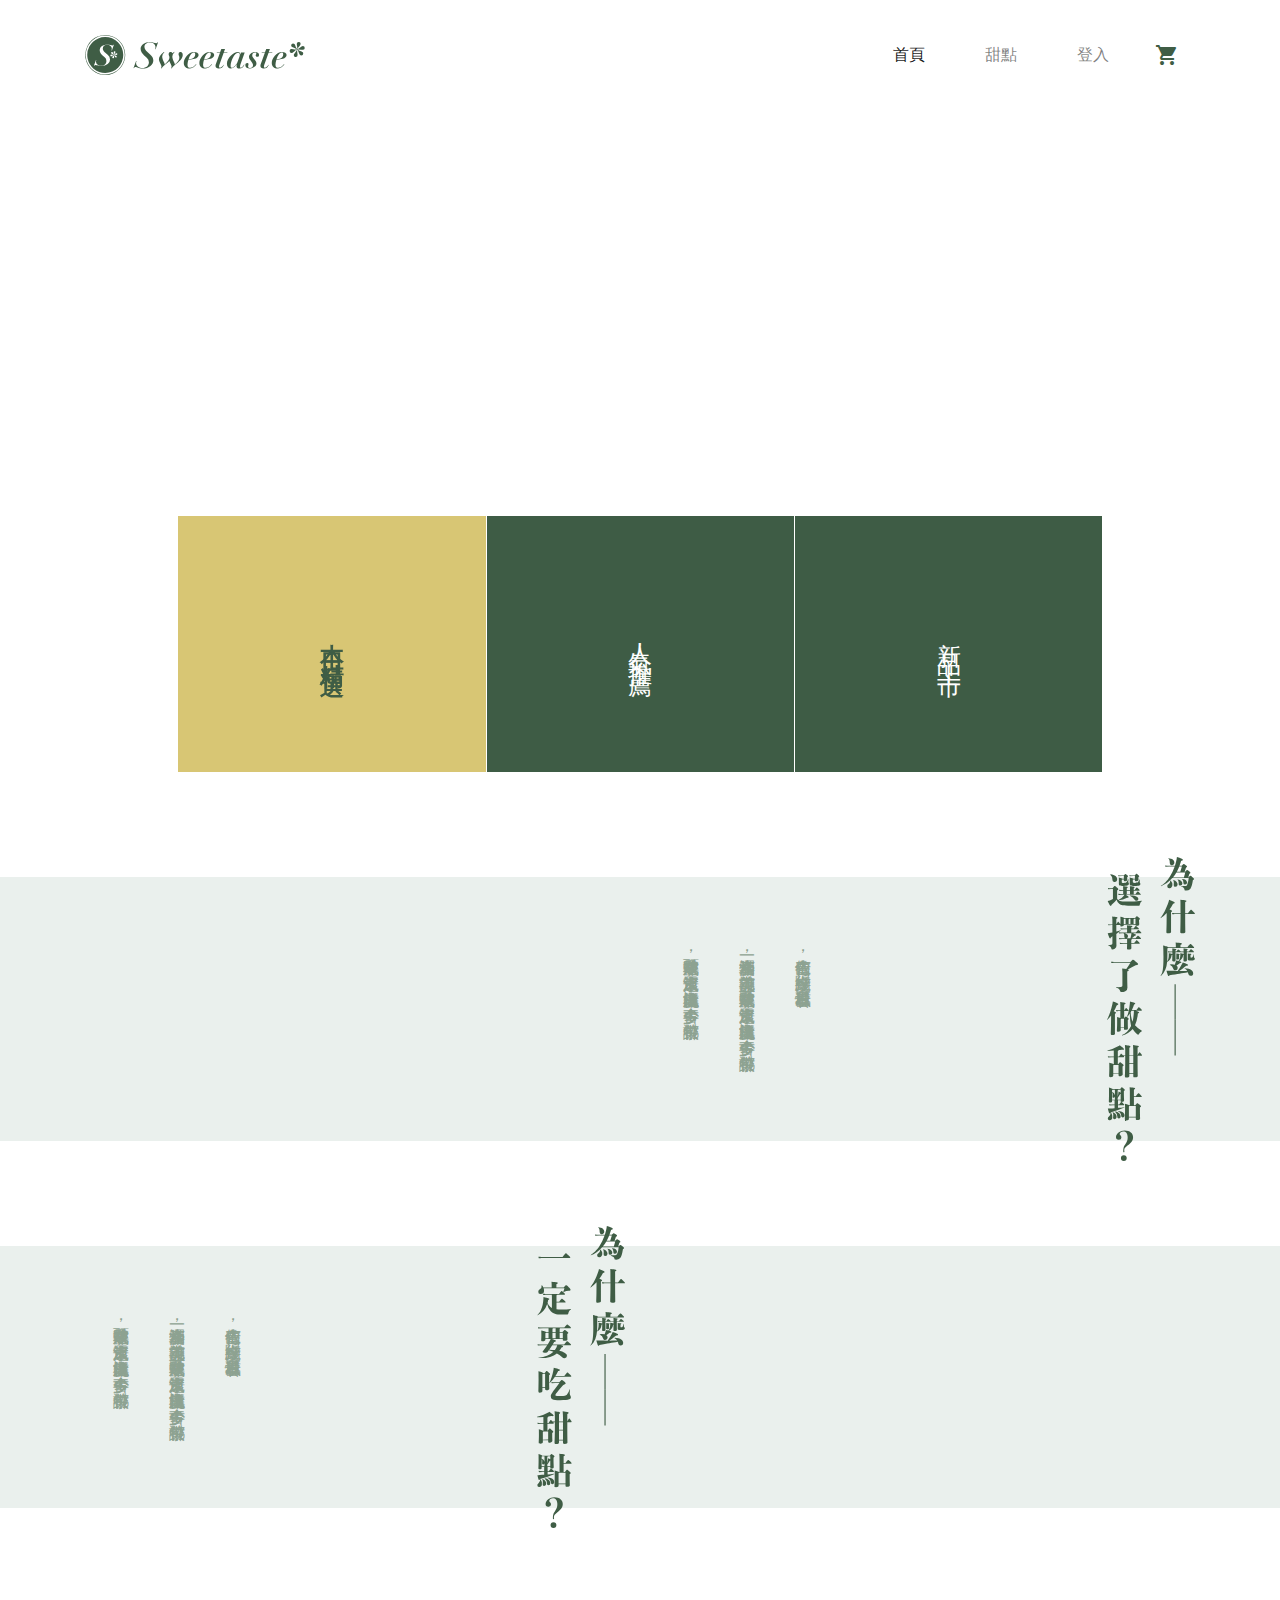
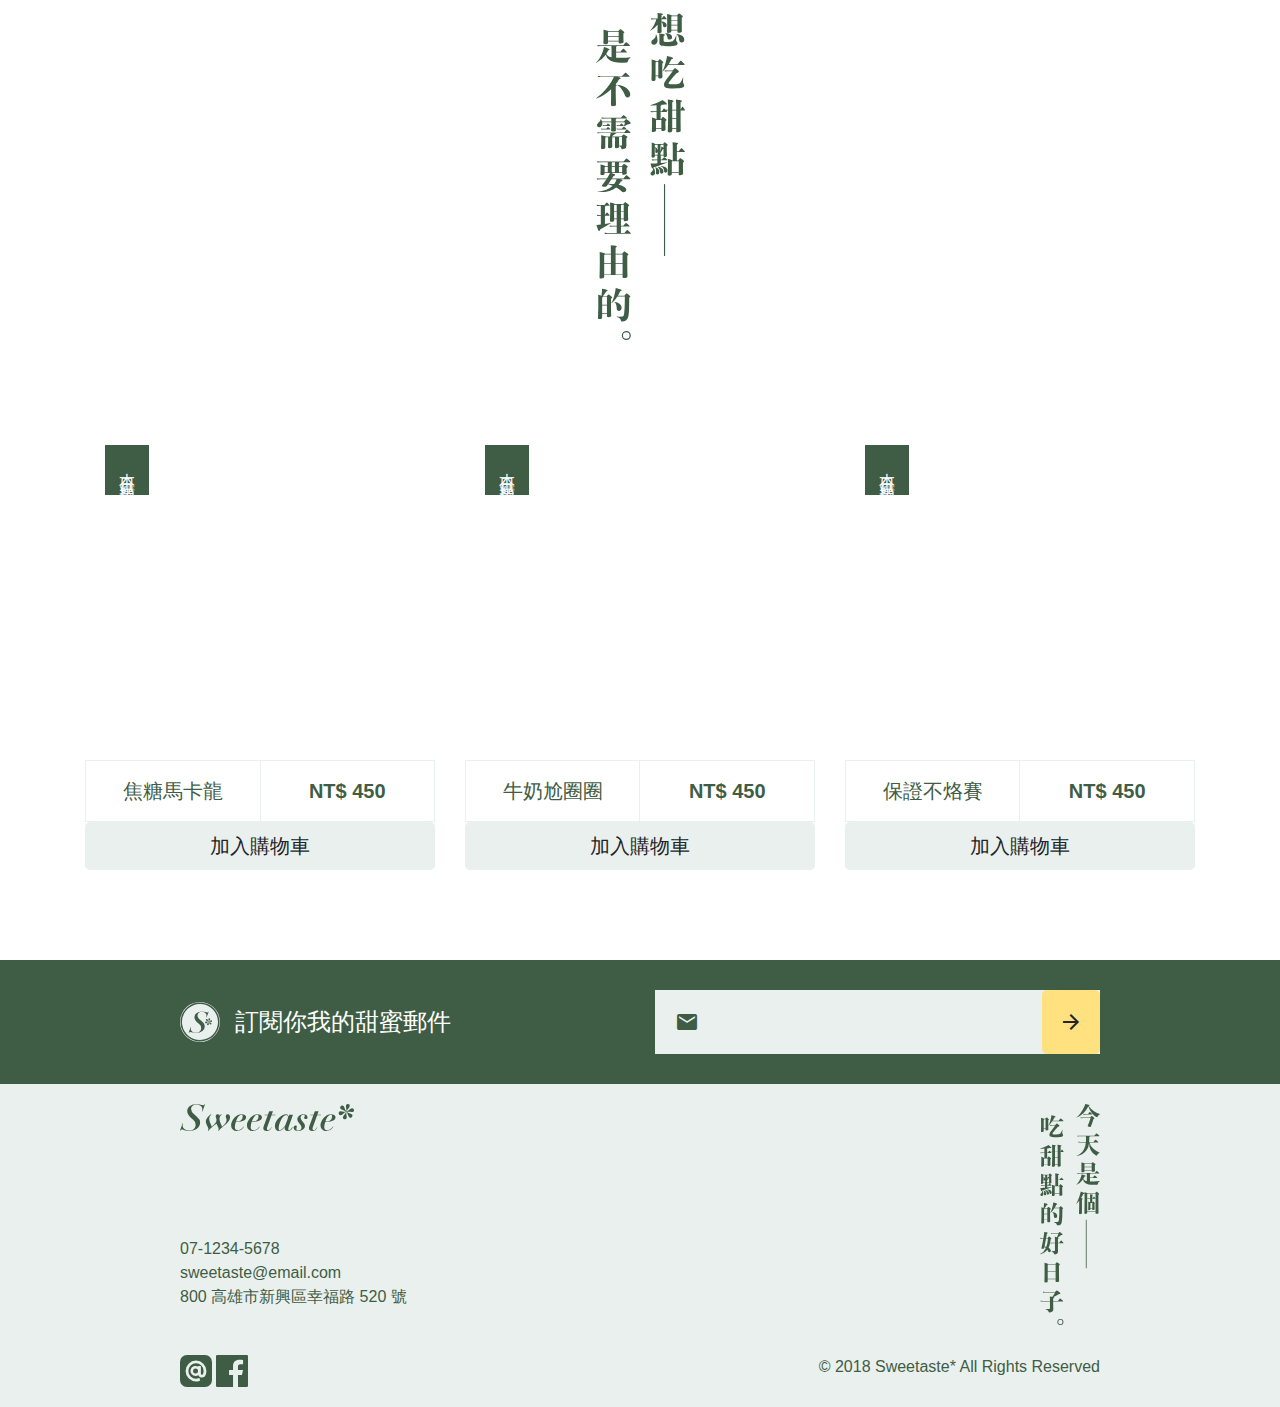
<file: index.html>
<!DOCTYPE html>
<html lang="en">

<head>
  <meta charset="UTF-8">
  <meta name="viewport" content="width=device-width, initial-scale=1.0">
  <title>六角甜點-首頁</title>
  <link href="https://fonts.googleapis.com/icon?family=Material+Icons" rel="stylesheet">
  <link rel="stylesheet" href="css/all.css">
</head>

<body>
  <nav class="navbar navbar-expand-lg navbar-light">
    <div class="container">
      <button class="navbar-toggler d-md-none d-flex align-items-center" type="button" data-toggle="collapse"
        data-target="#navbarSupportedContent" aria-controls="navbarSupportedContent" aria-expanded="false"
        aria-label="Toggle navigation">
        <i class="material-icons">
          menu
        </i>
      </button>
      <a class="navbar-brand" href="index.html">
        <img src="images/logo-all-dark.svg" width="220" height="40" alt="" class="d-none d-md-inline-block">
        <img src="images/logotype-sm-dark.svg" width="114" height="18" alt="" class="d-inline-block d-md-none">
      </a>

      <a class="nav-link d-flex align-items-center order-md-1" href="carts.html"><i class="material-icons">
          shopping_cart
        </i>
      </a>
      <div class="collapse navbar-collapse" id="navbarSupportedContent">
        <ul class="navbar-nav ml-auto">
          <li class="nav-item active">
            <a class="nav-link" href="index.html">首頁 <span class="sr-only">(current)</span></a>
          </li>
          <li class="nav-item">
            <a class="nav-link" href="product.html">甜點</a>
          </li>

          <li class="nav-item">
            <a class="nav-link" href="login.html">登入</a>
          </li>
        </ul>
      </div>
    </div>

  </nav>
  <div class="container px-0 px-md-3">
    <div class="header">
      <div class="header__image bg-cover"
        style="background-image: url(https://images.unsplash.com/photo-1473256599800-b48c7c88cd7e?ixlib=rb-0.3.5&ixid=eyJhcHBfaWQiOjEyMDd9&s=ae0d68ab0db4ee79bdce92722b31112b&auto=format&fit=crop&w=925&q=80)">
      </div>
      <div class="row no-gutters justify-content-center">
        <div class="col-md-10">
          <div class="row no-gutters rectangle">
            <div class="col-4 rectangle__main rectangle__main--active">
              <div class="rectangle__main__text">本日精選</div>
              <div class="rectangle__main__cover"></div>
              <div class="rectangle__main__image bg-cover"
                style="background-image: url(https://images.unsplash.com/photo-1504473089979-b1c4993a9653?ixlib=rb-0.3.5&ixid=eyJhcHBfaWQiOjEyMDd9&s=9db69b72e1f7d1b4e5c81cee531108ff&auto=format&fit=crop&w=634&q=80)">
              </div>
            </div>
            <div class="col-4 rectangle__main">
              <div class="rectangle__main__text">人氣推薦</div>
              <div class="rectangle__main__cover"></div>
              <div class="rectangle__main__image bg-cover"
                style="background-image: url(https://images.unsplash.com/photo-1525059337994-6f2a1311b4d4?ixlib=rb-0.3.5&ixid=eyJhcHBfaWQiOjEyMDd9&s=7ce5bbf66bdb4ed3b6965f0b3618aa43&auto=format&fit=crop&w=654&q=80)">
              </div>
            </div>
            <div class="col-4 rectangle__main">
              <div class="rectangle__main__text">新品上市</div>
              <div class="rectangle__main__cover"></div>
              <div class="rectangle__main__image bg-cover"
                style="background-image: url(https://images.unsplash.com/photo-1490914327627-9fe8d52f4d90?ixlib=rb-0.3.5&ixid=eyJhcHBfaWQiOjEyMDd9&s=73ed228f25bdefd2291c242f6d390fca&auto=format&fit=crop&w=634&q=80)">
              </div>
            </div>
          </div>
        </div>
      </div>
    </div>
  </div>
  <section class="section my-md-9">
    <div class="row justify-content-center no-gutters d-md-none">
      <div class="col-6">
        <img src="images/sm-為什麼選擇了做甜點.svg" class="my-5 img-fluid" alt="">
      </div>
    </div>

    <div class="section__main">
      <div class="container">
        <div class="row">
          <div class="col-md-6 section__verticalOverflow">
            <div class="section__main__image bg-cover"
              style="background-image: url(https://images.unsplash.com/photo-1519730722595-a5ff788dea4d?ixlib=rb-0.3.5&ixid=eyJhcHBfaWQiOjEyMDd9&s=2712a33fe9b13532f0682ac4e1e749b8&auto=format&fit=crop&w=634&q=80)">
            </div>
          </div>
          <div class="col-md-6 section__verticalContent d-flex justify-content-end">
            <div class="writing-md-vertical py-md-7 text-primary-light mr-auto">
              <p class="mb-0">青山依舊在，幾度夕陽紅。慣看秋月春風。</p>
              <p class="mb-0">一壺濁酒喜相逢，浪花淘盡英雄。是非成敗轉頭空，滾滾長江東逝水，白髮漁樵江渚上，古今多少事，都付笑談中。</p>
              <p class="mb-0">是非成敗轉頭空，滾滾長江東逝水，白髮漁樵江渚上，古今多少事，都付笑談中。</p>
            </div>
            <div class="section__verticalOverflow d-none d-md-block">
              <img src="images/lg-為什麼選擇了做甜點.svg" width="88" alt="">
            </div>
          </div>
        </div>
      </div>

    </div>
  </section>

  <section class="section my-md-9">
    <div class="row justify-content-center no-gutters d-md-none">
      <div class="col-6">
        <img src="images/sm-為什麼一定要吃甜點.svg" class="my-5 img-fluid" alt="">
      </div>
    </div>

    <div class="section__main">
      <div class="container">
        <div class="row">
          <div class="col-md-6 section__verticalContent d-flex justify-content-end">
            <div class="writing-md-vertical py-md-7 text-primary-light mr-auto">
              <p class="mb-0">青山依舊在，幾度夕陽紅。慣看秋月春風。</p>
              <p class="mb-0">一壺濁酒喜相逢，浪花淘盡英雄。是非成敗轉頭空，滾滾長江東逝水，白髮漁樵江渚上，古今多少事，都付笑談中。</p>
              <p class="mb-0">是非成敗轉頭空，滾滾長江東逝水，白髮漁樵江渚上，古今多少事，都付笑談中。</p>
            </div>
            <div class="section__verticalOverflow  d-none d-md-block">
              <img src="images/lg-為什麼一定要吃甜點.svg" width="88" alt="">
            </div>
          </div>
          <div class="col-md-6 section__verticalOverflow">
            <div class="section__main__image bg-cover"
              style="background-image: url(https://images.unsplash.com/photo-1497052254059-f3e0bf1a5133?ixlib=rb-0.3.5&ixid=eyJhcHBfaWQiOjEyMDd9&s=ce7267675921fc7e41b5610f49750a40&auto=format&fit=crop&w=685&q=80)">
            </div>
          </div>
        </div>
      </div>

    </div>
  </section>

  <section class="text-center my-5 my-md-9">
    <img src="images/lg-想吃甜點是不需要理由的.svg" class="img-fluid d-none d-md-inline-block" width="89" alt="">
    <img src="images/sm-想吃甜點是不需要理由的.svg" class="img-fluid d-md-none" width="256" alt="">
  </section>

  <section class="container my-7">
    <div class="row">
      <div class="col-md-4">
        <div class="itemCard mb-4">
          <div class="itemCard__image"
            style="background-image: url(https://images.unsplash.com/photo-1534073737927-85f1ebff1f5d?ixlib=rb-0.3.5&ixid=eyJhcHBfaWQiOjEyMDd9&s=1204e5551548223af82981f0025984ef&auto=format&fit=crop&w=634&q=80)">
            <div class="itemCard__image__tag">本日精選</div>
          </div>
          <div class="itemCard__body d-flex text-center">
            <div class="itemCard__body--name col">焦糖馬卡龍</div>
            <strong class="itemCard__body--price col">NT$ 450</strong>
          </div>
          <a href="#" class="btn-lg btn-primary-lighter btn btn-block">
            加入購物車
          </a>
        </div>
      </div>
      <div class="col-md-4">
        <div class="itemCard mb-4">
          <div class="itemCard__image"
            style="background-image: url(https://images.unsplash.com/photo-1525059337994-6f2a1311b4d4?ixlib=rb-0.3.5&ixid=eyJhcHBfaWQiOjEyMDd9&s=7ce5bbf66bdb4ed3b6965f0b3618aa43&auto=format&fit=crop&w=654&q=80)">
            <div class="itemCard__image__tag">本日精選</div>
          </div>
          <div class="itemCard__body d-flex text-center">
            <div class="itemCard__body--name col">牛奶尬圈圈</div>
            <strong class="itemCard__body--price col">NT$ 450</strong>
          </div>
          <a href="#" class="btn-lg btn-primary-lighter btn btn-block">
            加入購物車
          </a>
        </div>
      </div>
      <div class="col-md-4">
        <div class="itemCard mb-4">
          <div class="itemCard__image"
            style="background-image: url(https://images.unsplash.com/photo-1490474504059-bf2db5ab2348?ixlib=rb-0.3.5&ixid=eyJhcHBfaWQiOjEyMDd9&s=0cad6d3de8adbdf6298d4ca5d094f8c6&auto=format&fit=crop&w=1350&q=80)">
            <div class="itemCard__image__tag">本日精選</div>
          </div>
          <div class="itemCard__body d-flex text-center">
            <div class="itemCard__body--name col">保證不烙賽</div>
            <strong class="itemCard__body--price col">NT$ 450</strong>
          </div>
          <a href="#" class="btn-lg btn-primary-lighter btn btn-block">
            加入購物車
          </a>
        </div>
      </div>
    </div>
  </section>
  <section class="py-5 bg-primary">
    <div class="container">
      <div class="row justify-content-center">
        <div class="col-md-5 d-flex align-items-center justify-content-center justify-content-md-start mb-4 mb-md-0">
          <img src="images/logo-light.svg" width="40" height="40" alt="">
          <span class="mx-3 text-white h4 mb-0">訂閱你我的甜蜜郵件</span>
        </div>
        <div class="col-md-5">
          <div class="formRectangle formRectangle__icon d-flex justify-content-between">
            <span class="material-icons formRectangle__icon--position">
              email
            </span>
            <input type="email" id="subscription" class="formRectangle__input w-100">
            <button class="btn btn-accent btn-lg d-flex align-items-center">
              <i class="material-icons">
                arrow_forward
              </i>
            </button>
          </div>
        </div>
      </div>
    </div>
  </section>
  <footer class="bg-primary-lighter py-4">
    <div class="container">
      <div class="row justify-content-center">
        <div class="col-md-5 d-flex flex-column justify-content-between">
          <div>
            <img src="images/logotype-sm-dark.svg" height="27" alt="">
          </div>
          <ul class="list-unstyled mt-5">
            <li>07-1234-5678</li>
            <li><a href="mailto:sweetaste@email.com">sweetaste@email.com</a></li>
            <li>800 高雄市新興區幸福路 520 號</li>
          </ul>
        </div>
        <div class="col-md-5 text-right d-none d-md-block">
          <img src="images/sm-今天是個吃甜點的好日子.svg" width="60" alt="">
        </div>
      </div>
      <div class="row justify-content-center mt-4">
        <div class="col-md-5 mt-2">
          <img src="images/ic-line@.svg" height="32" width="32" alt="">
          <img src="images/ic-facebook.svg" height="32" width="32" alt="">
        </div>
        <div class="col-md-5 text-md-right mt-2">
          <span>© 2018 Sweetaste* All Rights Reserved</span>
        </div>
      </div>
    </div>
  </footer>
  <script src="https://code.jquery.com/jquery-3.5.1.slim.min.js"
    integrity="sha384-DfXdz2htPH0lsSSs5nCTpuj/zy4C+OGpamoFVy38MVBnE+IbbVYUew+OrCXaRkfj"
    crossorigin="anonymous"></script>
  <script src="https://cdn.jsdelivr.net/npm/bootstrap@4.5.3/dist/js/bootstrap.bundle.min.js"
    integrity="sha384-ho+j7jyWK8fNQe+A12Hb8AhRq26LrZ/JpcUGGOn+Y7RsweNrtN/tE3MoK7ZeZDyx"
    crossorigin="anonymous"></script>
</body>

</html>
</file>
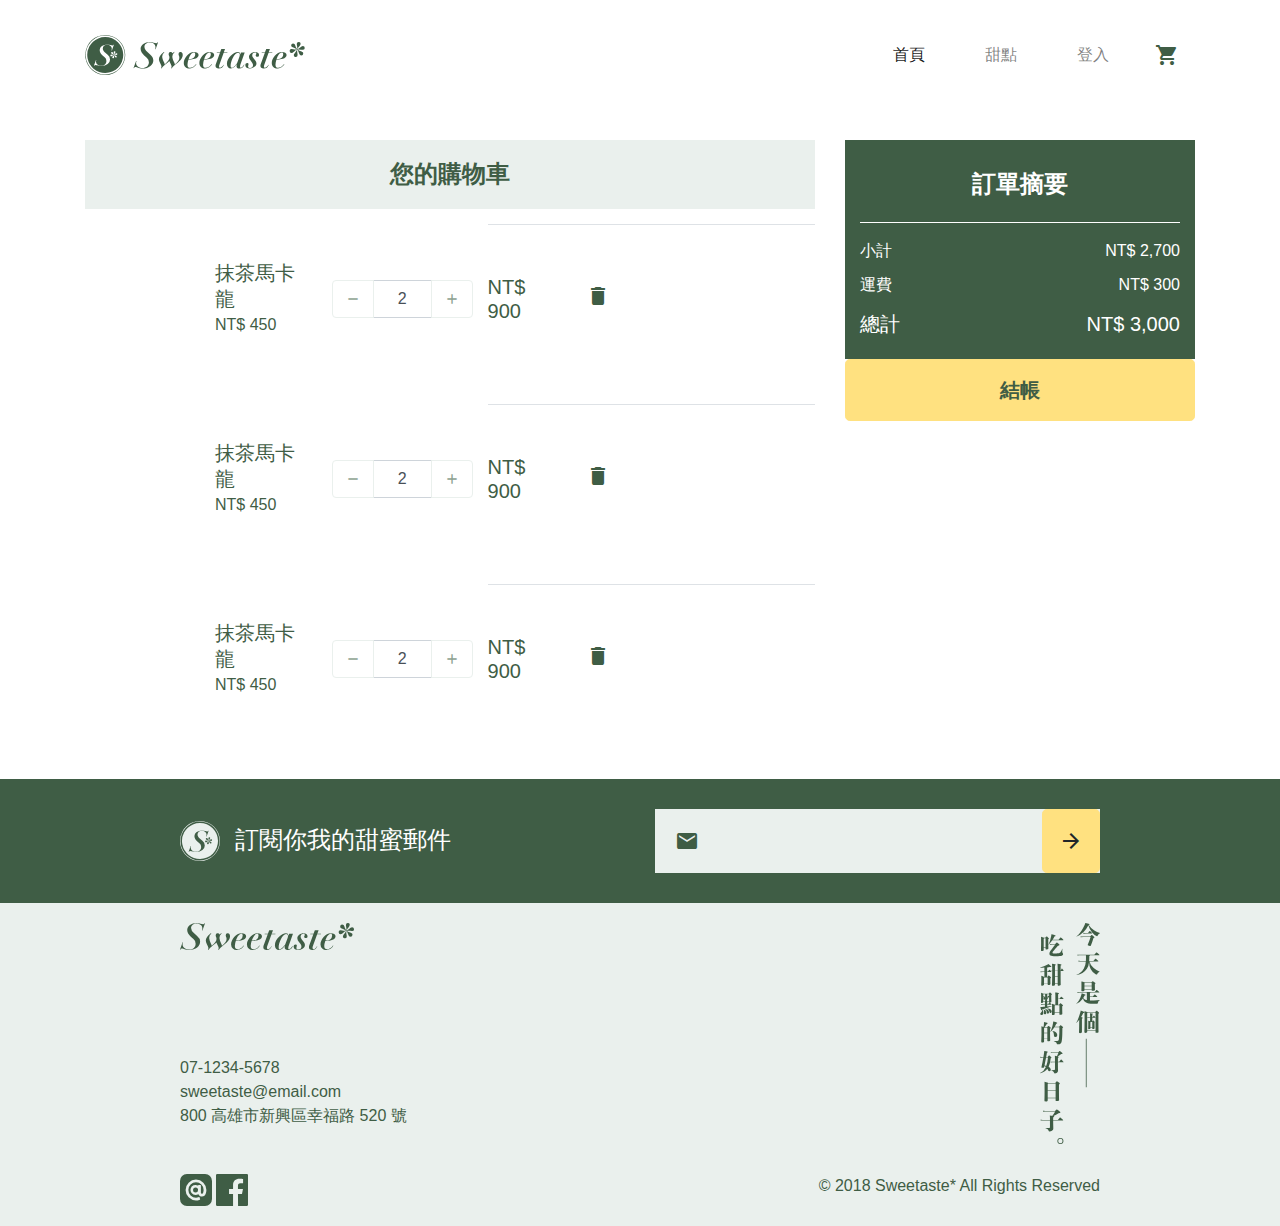
<file: carts.html>
<!DOCTYPE html>
<html lang="en">

<head>
    <meta charset="UTF-8">
    <meta name="viewport" content="width=device-width, initial-scale=1.0">
    <title>六角甜點-購物車</title>
    <link href="https://fonts.googleapis.com/icon?family=Material+Icons" rel="stylesheet">
    <link rel="stylesheet" href="css/all.css">
</head>

<body>
    <nav class="navbar navbar-expand-lg navbar-light">
        <div class="container">
            <button class="navbar-toggler d-md-none d-flex align-items-center" type="button" data-toggle="collapse"
                data-target="#navbarSupportedContent" aria-controls="navbarSupportedContent" aria-expanded="false"
                aria-label="Toggle navigation">
                <i class="material-icons">
                    menu
                </i>
            </button>
            <a class="navbar-brand" href="index.html">
                <img src="images/logo-all-dark.svg" width="220" height="40" alt="" class="d-none d-md-inline-block">
                <img src="images/logotype-sm-dark.svg" width="114" height="18" alt="" class="d-inline-block d-md-none">
            </a>

            <a class="nav-link d-flex align-items-center order-md-1" href="carts.html"><i class="material-icons">
                    shopping_cart
                </i>
            </a>
            <div class="collapse navbar-collapse" id="navbarSupportedContent">
                <ul class="navbar-nav ml-auto">
                    <li class="nav-item active">
                        <a class="nav-link" href="index.html">首頁 <span class="sr-only">(current)</span></a>
                    </li>
                    <li class="nav-item">
                        <a class="nav-link" href="product.html">甜點</a>
                    </li>

                    <li class="nav-item">
                        <a class="nav-link" href="login.html">登入</a>
                    </li>
                </ul>
            </div>
        </div>

    </nav>

    <section class="container my-md-5">
        <div class="row carts">
            <div class="col-md-8">
                <div class="bg-primary-lighter h4 mb-0 py-4 text-center font-weight-bold">
                    您的購物車
                </div>
                <div class="d-flex flex-column flex-md-row py-3">
                    <div class="d-flex align-items-center flex-grow-1 mr-md-3">
                        <div class="my-4 mr-4 flex-grow-1 flex-md-grow-0">
                            <div class="carts__image"
                                style="background-image: url(https://images.unsplash.com/photo-1497052254059-f3e0bf1a5133?ixlib=rb-0.3.5&ixid=eyJhcHBfaWQiOjEyMDd9&s=ce7267675921fc7e41b5610f49750a40&auto=format&fit=crop&w=685&q=80)">
                            </div>
                        </div>

                        <div class="d-flex align-items-md-center flex-column flex-md-row flex-md-grow-1">
                            <div class="flex-fill mr-md-4">
                                <span class="h5">抹茶馬卡龍</span><br>
                                <span>NT$ 450</span>
                            </div>
                            <div class="carts__control ml-md-auto mt-3 mt-md-0">
                                <div class="input-group carts-input-group">
                                    <div class="input-group-prepend">
                                        <button type="button"
                                            class="btn btn-brand-light text-primary-light material-icons text-base-size">remove</button>
                                    </div>
                                    <input type="text" class="form-control text-center" value="2">
                                    <div class="input-group-append">
                                        <button type="button"
                                            class="btn btn-brand-light text-primary-light material-icons text-base-size">add</button>
                                    </div>
                                </div>
                            </div>
                        </div>
                    </div>

                    <div
                        class=" border-top border-primary-lighter ml-md-auto align-items-center py-3 justify-content-end d-flex flex-md-row-reverse">
                        <a href="#" class="btn d-none d-md-block"><span class="material-icons">delete_outline</span></a>
                        <span class="h5 mb-0 mr-md-3">NT$ 900</span>
                    </div>
                </div>
                <div class="d-flex flex-column flex-md-row py-3">
                    <div class="d-flex align-items-center flex-grow-1 mr-md-3">
                        <div class="my-4 mr-4 flex-grow-1 flex-md-grow-0">
                            <div class="carts__image"
                                style="background-image: url(https://images.unsplash.com/photo-1497052254059-f3e0bf1a5133?ixlib=rb-0.3.5&ixid=eyJhcHBfaWQiOjEyMDd9&s=ce7267675921fc7e41b5610f49750a40&auto=format&fit=crop&w=685&q=80)">
                            </div>
                        </div>

                        <div class="d-flex align-items-md-center flex-column flex-md-row flex-md-grow-1">
                            <div class="flex-fill mr-md-4">
                                <span class="h5">抹茶馬卡龍</span><br>
                                <span>NT$ 450</span>
                            </div>
                            <div class="carts__control ml-md-auto mt-3 mt-md-0">
                                <div class="input-group carts-input-group">
                                    <div class="input-group-prepend">
                                        <button type="button"
                                            class="btn btn-brand-light text-primary-light material-icons text-base-size">remove</button>
                                    </div>
                                    <input type="text" class="form-control text-center" value="2">
                                    <div class="input-group-append">
                                        <button type="button"
                                            class="btn btn-brand-light text-primary-light material-icons text-base-size">add</button>
                                    </div>
                                </div>
                            </div>
                        </div>
                    </div>

                    <div
                        class=" border-top border-primary-lighter ml-md-auto align-items-center py-3 justify-content-end d-flex flex-md-row-reverse">
                        <a href="#" class="btn d-none d-md-block"><span class="material-icons">delete_outline</span></a>
                        <span class="h5 mb-0 mr-md-3">NT$ 900</span>
                    </div>
                </div>
                <div class="d-flex flex-column flex-md-row py-3">
                    <div class="d-flex align-items-center flex-grow-1 mr-md-3">
                        <div class="my-4 mr-4 flex-grow-1 flex-md-grow-0">
                            <div class="carts__image"
                                style="background-image: url(https://images.unsplash.com/photo-1497052254059-f3e0bf1a5133?ixlib=rb-0.3.5&ixid=eyJhcHBfaWQiOjEyMDd9&s=ce7267675921fc7e41b5610f49750a40&auto=format&fit=crop&w=685&q=80)">
                            </div>
                        </div>

                        <div class="d-flex align-items-md-center flex-column flex-md-row flex-md-grow-1">
                            <div class="flex-fill mr-md-4">
                                <span class="h5">抹茶馬卡龍</span><br>
                                <span>NT$ 450</span>
                            </div>
                            <div class="carts__control ml-md-auto mt-3 mt-md-0">
                                <div class="input-group carts-input-group">
                                    <div class="input-group-prepend">
                                        <button type="button"
                                            class="btn btn-brand-light text-primary-light material-icons text-base-size">remove</button>
                                    </div>
                                    <input type="text" class="form-control text-center" value="2">
                                    <div class="input-group-append">
                                        <button type="button"
                                            class="btn btn-brand-light text-primary-light material-icons text-base-size">add</button>
                                    </div>
                                </div>
                            </div>
                        </div>
                    </div>

                    <div
                        class=" border-top border-primary-lighter ml-md-auto align-items-center py-3 justify-content-end d-flex flex-md-row-reverse">
                        <a href="#" class="btn d-none d-md-block"><span class="material-icons">delete_outline</span></a>
                        <span class="h5 mb-0 mr-md-3">NT$ 900</span>
                    </div>
                </div>
            </div>
            <div class="col-md-4">
                <div class="p-md-3 py-3 pt-0 carts__msgBox">
                    <div class="h4 py-3 text-center carts__msgTitle">訂單摘要</div>
                    <hr class="border-white mt-0">
                    <div class="d-flex justify-content-between mb-2">
                        <span>小計</span>
                        <span>NT$ 2,700</span>
                    </div>
                    <div class="d-flex justify-content-between mb-3">
                        <span>運費</span>
                        <span>NT$ 300</span>
                    </div>
                    <div class="d-flex justify-content-between">
                        <span class="h5">總計</span>
                        <span class="h5">NT$ 3,000</span>
                    </div>
                </div>
                <div class="mx-md-0 negative-row-margin">
                    <a href="checkout-1.html" class="btn btn-accent btn-block btn-lg py-3 text-primary font-weight-bold">
                        結帳
                    </a>
                </div>
            </div>
        </div>

    </section>
    <section class="py-5 bg-primary">
        <div class="container">
            <div class="row justify-content-center">
                <div
                    class="col-md-5 d-flex align-items-center justify-content-center justify-content-md-start mb-4 mb-md-0">
                    <img src="images/logo-light.svg" width="40" height="40" alt="">
                    <span class="mx-3 text-white h4 mb-0">訂閱你我的甜蜜郵件</span>
                </div>
                <div class="col-md-5">
                    <div class="formRectangle formRectangle__icon d-flex justify-content-between">
                        <span class="material-icons formRectangle__icon--position">
                            email
                        </span>
                        <input type="email" id="subscription" class="formRectangle__input w-100">
                        <button class="btn btn-accent btn-lg d-flex align-items-center">
                            <i class="material-icons">
                                arrow_forward
                            </i>
                        </button>
                    </div>
                </div>
            </div>
        </div>
    </section>
    <footer class="bg-primary-lighter py-4">
        <div class="container">
            <div class="row justify-content-center">
                <div class="col-md-5 d-flex flex-column justify-content-between">
                    <div>
                        <img src="images/logotype-sm-dark.svg" height="27" alt="">
                    </div>
                    <ul class="list-unstyled mt-5">
                        <li>07-1234-5678</li>
                        <li><a href="mailto:sweetaste@email.com">sweetaste@email.com</a></li>
                        <li>800 高雄市新興區幸福路 520 號</li>
                    </ul>
                </div>
                <div class="col-md-5 text-right d-none d-md-block">
                    <img src="images/sm-今天是個吃甜點的好日子.svg" width="60" alt="">
                </div>
            </div>
            <div class="row justify-content-center mt-4">
                <div class="col-md-5 mt-2">
                    <img src="images/ic-line@.svg" height="32" width="32" alt="">
                    <img src="images/ic-facebook.svg" height="32" width="32" alt="">
                </div>
                <div class="col-md-5 text-md-right mt-2">
                    <span>© 2018 Sweetaste* All Rights Reserved</span>
                </div>
            </div>
        </div>
    </footer>
    <script src="https://code.jquery.com/jquery-3.5.1.slim.min.js"
        integrity="sha384-DfXdz2htPH0lsSSs5nCTpuj/zy4C+OGpamoFVy38MVBnE+IbbVYUew+OrCXaRkfj"
        crossorigin="anonymous"></script>
    <script src="https://cdn.jsdelivr.net/npm/bootstrap@4.5.3/dist/js/bootstrap.bundle.min.js"
        integrity="sha384-ho+j7jyWK8fNQe+A12Hb8AhRq26LrZ/JpcUGGOn+Y7RsweNrtN/tE3MoK7ZeZDyx"
        crossorigin="anonymous"></script>
</body>

</html>
</file>
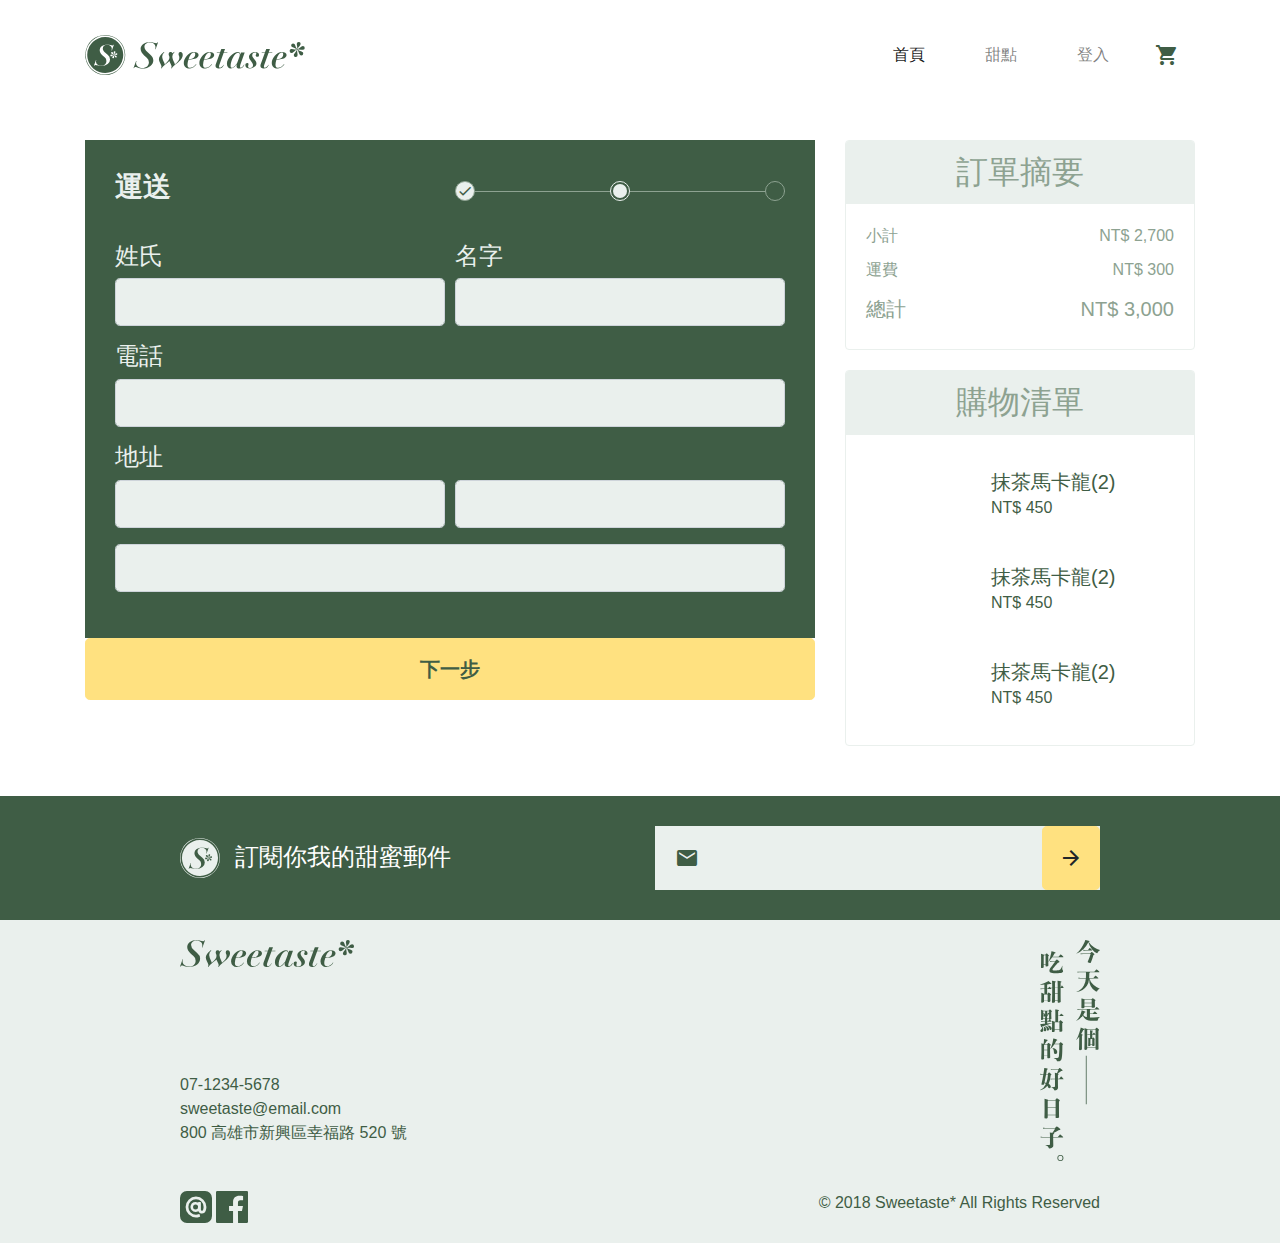
<file: checkout-1.html>
<!DOCTYPE html>
<html lang="en">

<head>
    <meta charset="UTF-8">
    <meta name="viewport" content="width=device-width, initial-scale=1.0">
    <title>六角甜點-購物車</title>
    <link href="https://fonts.googleapis.com/icon?family=Material+Icons" rel="stylesheet">
    <link rel="stylesheet" href="css/all.css">
</head>

<body>
    <nav class="navbar navbar-expand-lg navbar-light">
        <div class="container">
            <button class="navbar-toggler d-md-none d-flex align-items-center" type="button" data-toggle="collapse"
                data-target="#navbarSupportedContent" aria-controls="navbarSupportedContent" aria-expanded="false"
                aria-label="Toggle navigation">
                <i class="material-icons">
                    menu
                </i>
            </button>
            <a class="navbar-brand" href="index.html">
                <img src="images/logo-all-dark.svg" width="220" height="40" alt="" class="d-none d-md-inline-block">
                <img src="images/logotype-sm-dark.svg" width="114" height="18" alt="" class="d-inline-block d-md-none">
            </a>

            <a class="nav-link d-flex align-items-center order-md-1" href="carts.html"><i class="material-icons">
                    shopping_cart
                </i>
            </a>
            <div class="collapse navbar-collapse" id="navbarSupportedContent">
                <ul class="navbar-nav ml-auto">
                    <li class="nav-item active">
                        <a class="nav-link" href="index.html">首頁 <span class="sr-only">(current)</span></a>
                    </li>
                    <li class="nav-item">
                        <a class="nav-link" href="product.html">甜點</a>
                    </li>
                    <li class="nav-item">
                        <a class="nav-link" href="login.html">登入</a>
                    </li>
                </ul>
            </div>
        </div>
    </nav>

    <section class="container my-md-5">
        <div class="row carts">
            <div class="col-lg-8">
                <div class="negative-row-margin mx-lg-0">
                    <div class="bg-primary p-5 text-primary-lighter">
                        <div class="form-row mb-5">
                            <div class="col-3 col-md-6">
                                <div class="text-primary-lighter h3 font-weight-bold">運送</div>
                            </div>
                            <div class="col-9 col-md-6 d-flex align-items-center justify-content-end">
                                <div class="process-steps w-100">
                                    <div class="step-circle material-icons completed">
                                        done
                                    </div>
                                    <div class="step-circle material-icons active"></div>
                                    <div class="step-circle material-icons"></div>
                                </div>
                            </div>
                        </div>
                        <div class="form-row">
                            <div class="col-6">
                                <div class="form-group">
                                    <label for="lastname" class="h4">姓氏</label>
                                    <input type="text" class="form-control form-control-lg bg-primary-lighter">
                                </div>
                            </div>
                            <div class="col-6">
                                <div class="form-group">
                                    <label for="lastname" class="h4">名字</label>
                                    <input type="text" class="form-control form-control-lg bg-primary-lighter">
                                </div>
                            </div>
                        </div>
                        <div class="form-group">
                            <label for="lastname" class="h4">電話</label>
                            <input type="text" class="form-control form-control-lg bg-primary-lighter">
                        </div>
                        <label for="lastname" class="h4">地址</label>
                        <div class="form-row">

                            <div class="col-6">
                                <div class="form-group">

                                    <input type="text" class="form-control form-control-lg bg-primary-lighter">
                                </div>
                            </div>
                            <div class="col-6">
                                <div class="form-group">
                                    <input type="text" class="form-control form-control-lg bg-primary-lighter">
                                </div>
                            </div>

                        </div>
                        <div class="form-group">
                            <input type="text" class="form-control form-control-lg bg-primary-lighter">
                        </div>

                    </div>
                    <div class="negative-row-margin mx-lg-0">
                        <a href="checkout-3.html"
                            class="btn btn-accent btn-block btn-lg py-3 text-primary font-weight-bold">下一步</a>
                    </div>
                </div>

            </div>
            <div class="col-md-4 d-none d-lg-block">
                <div class="card border-primary-lighter mb-4">
                    <div
                        class="h2 card-header text-primary-light text-center bg-primary-lighter border-primary-lighter">
                        訂單摘要</div>
                    <div class="card-body text-primary-light">
                        <div class="d-flex justify-content-between mb-2">
                            <span>小計</span>
                            <span>NT$ 2,700</span>
                        </div>
                        <div class="d-flex justify-content-between mb-3">
                            <span>運費</span>
                            <span>NT$ 300</span>
                        </div>
                        <div class="d-flex justify-content-between">
                            <span class="h5">總計</span>
                            <span class="h5">NT$ 3,000</span>
                        </div>
                    </div>
                </div>

                <div class="card border-primary-lighter mb-4">
                    <div
                        class="h2 card-header text-primary-light text-center bg-primary-lighter border-primary-lighter">
                        購物清單
                    </div>
                    <div class="card-body carts">
                        <div class="d-flex">
                            <div class="carts__image carts__image--sm mr-3"
                                style="background-image: url(https://images.unsplash.com/photo-1497052254059-f3e0bf1a5133?ixlib=rb-0.3.5&ixid=eyJhcHBfaWQiOjEyMDd9&s=ce7267675921fc7e41b5610f49750a40&auto=format&fit=crop&w=685&q=80)">
                            </div>
                            <div class="d-flex align-items-center">
                                <div class="flex-fill mr-md-4">
                                    <span class="h5">抹茶馬卡龍(2)</span><br>
                                    <span>NT$ 450</span>
                                </div>
                            </div>
                        </div>

                        <div class="d-flex mt-3">
                            <div class="carts__image carts__image--sm mr-3"
                                style="background-image: url(https://images.unsplash.com/photo-1497052254059-f3e0bf1a5133?ixlib=rb-0.3.5&ixid=eyJhcHBfaWQiOjEyMDd9&s=ce7267675921fc7e41b5610f49750a40&auto=format&fit=crop&w=685&q=80)">
                            </div>
                            <div class="d-flex align-items-center">
                                <div class="flex-fill mr-md-4">
                                    <span class="h5">抹茶馬卡龍(2)</span><br>
                                    <span>NT$ 450</span>
                                </div>
                            </div>
                        </div>
                        <div class="d-flex mt-3">
                            <div class="carts__image carts__image--sm mr-3"
                                style="background-image: url(https://images.unsplash.com/photo-1497052254059-f3e0bf1a5133?ixlib=rb-0.3.5&ixid=eyJhcHBfaWQiOjEyMDd9&s=ce7267675921fc7e41b5610f49750a40&auto=format&fit=crop&w=685&q=80)">
                            </div>
                            <div class="d-flex align-items-center">
                                <div class="flex-fill mr-md-4">
                                    <span class="h5">抹茶馬卡龍(2)</span><br>
                                    <span>NT$ 450</span>
                                </div>
                            </div>
                        </div>
                    </div>
                </div>
            </div>
        </div>

    </section>
    <section class="py-5 bg-primary">
        <div class="container">
            <div class="row justify-content-center">
                <div
                    class="col-md-5 d-flex align-items-center justify-content-center justify-content-md-start mb-4 mb-md-0">
                    <img src="images/logo-light.svg" width="40" height="40" alt="">
                    <span class="mx-3 text-white h4 mb-0">訂閱你我的甜蜜郵件</span>
                </div>
                <div class="col-md-5">
                    <div class="formRectangle formRectangle__icon d-flex justify-content-between">
                        <span class="material-icons formRectangle__icon--position">
                            email
                        </span>
                        <input type="email" id="subscription" class="formRectangle__input w-100">
                        <button class="btn btn-accent btn-lg d-flex align-items-center">
                            <i class="material-icons">
                                arrow_forward
                            </i>
                        </button>
                    </div>
                </div>
            </div>
        </div>
    </section>
    <footer class="bg-primary-lighter py-4">
        <div class="container">
            <div class="row justify-content-center">
                <div class="col-md-5 d-flex flex-column justify-content-between">
                    <div>
                        <img src="images/logotype-sm-dark.svg" height="27" alt="">
                    </div>
                    <ul class="list-unstyled mt-5">
                        <li>07-1234-5678</li>
                        <li><a href="mailto:sweetaste@email.com">sweetaste@email.com</a></li>
                        <li>800 高雄市新興區幸福路 520 號</li>
                    </ul>
                </div>
                <div class="col-md-5 text-right d-none d-md-block">
                    <img src="images/sm-今天是個吃甜點的好日子.svg" width="60" alt="">
                </div>
            </div>
            <div class="row justify-content-center mt-4">
                <div class="col-md-5 mt-2">
                    <img src="images/ic-line@.svg" height="32" width="32" alt="">
                    <img src="images/ic-facebook.svg" height="32" width="32" alt="">
                </div>
                <div class="col-md-5 text-md-right mt-2">
                    <span>© 2018 Sweetaste* All Rights Reserved</span>
                </div>
            </div>
        </div>
    </footer>
    <script src="https://code.jquery.com/jquery-3.5.1.slim.min.js"
        integrity="sha384-DfXdz2htPH0lsSSs5nCTpuj/zy4C+OGpamoFVy38MVBnE+IbbVYUew+OrCXaRkfj"
        crossorigin="anonymous"></script>
    <script src="https://cdn.jsdelivr.net/npm/bootstrap@4.5.3/dist/js/bootstrap.bundle.min.js"
        integrity="sha384-ho+j7jyWK8fNQe+A12Hb8AhRq26LrZ/JpcUGGOn+Y7RsweNrtN/tE3MoK7ZeZDyx"
        crossorigin="anonymous"></script>
</body>

</html>
</file>
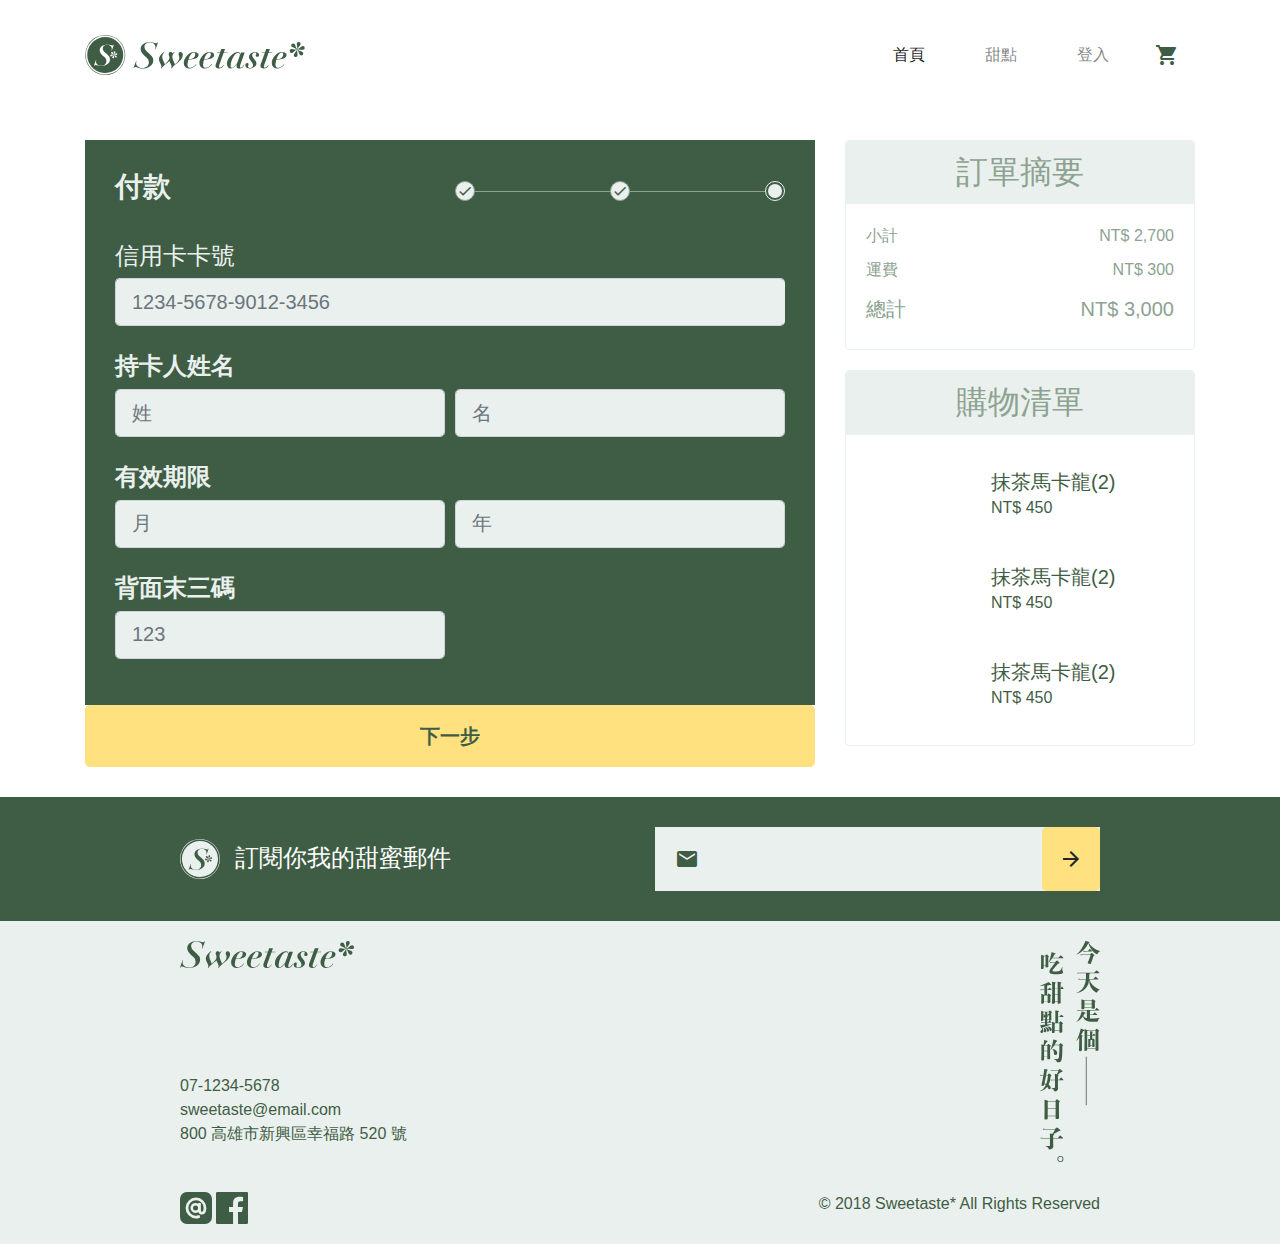
<file: checkout-2.html>
<!DOCTYPE html>
<html lang="en">

<head>
    <meta charset="UTF-8">
    <meta name="viewport" content="width=device-width, initial-scale=1.0">
    <title>六角甜點-購物車</title>
    <link href="https://fonts.googleapis.com/icon?family=Material+Icons" rel="stylesheet">
    <link rel="stylesheet" href="css/all.css">
</head>

<body>
    <nav class="navbar navbar-expand-lg navbar-light">
        <div class="container">
            <button class="navbar-toggler d-md-none d-flex align-items-center" type="button" data-toggle="collapse"
                data-target="#navbarSupportedContent" aria-controls="navbarSupportedContent" aria-expanded="false"
                aria-label="Toggle navigation">
                <i class="material-icons">
                    menu
                </i>
            </button>
            <a class="navbar-brand" href="index.html">
                <img src="images/logo-all-dark.svg" width="220" height="40" alt="" class="d-none d-md-inline-block">
                <img src="images/logotype-sm-dark.svg" width="114" height="18" alt="" class="d-inline-block d-md-none">
            </a>

            <a class="nav-link d-flex align-items-center order-md-1" href="carts.html"><i class="material-icons">
                    shopping_cart
                </i>
            </a>
            <div class="collapse navbar-collapse" id="navbarSupportedContent">
                <ul class="navbar-nav ml-auto">
                    <li class="nav-item active">
                        <a class="nav-link" href="index.html">首頁 <span class="sr-only">(current)</span></a>
                    </li>
                    <li class="nav-item">
                        <a class="nav-link" href="product.html">甜點</a>
                    </li>
                    <li class="nav-item">
                        <a class="nav-link" href="login.html">登入</a>
                    </li>
                </ul>
            </div>
        </div>
    </nav>

    <section class="container my-md-5">
        <div class="row carts">
            <div class="col-lg-8">
                <div class="negative-row-margin mx-lg-0">
                    <div class="bg-primary p-5 text-primary-lighter">
                        <div class="form-row mb-5">
                            <div class="col-3 col-md-6">
                                <div class="text-primary-lighter h3 font-weight-bold">付款</div>
                            </div>
                            <div class="col-9 col-md-6 d-flex align-items-center justify-content-end">
                                <!-- <nav aria-label="breadcrumb">
                                    <ol class="breadcrumb">
                                        <li class="breadcrumb-item text-primary font-weight-bold">步驟1</li>
                                        <li class="breadcrumb-item text-primary font-weight-bold">步驟2</li>
                                        <li class="breadcrumb-item text-primary-light">步驟3</li>
                                    </ol>
                                </nav> -->
                                <div class="process-steps w-100">
                                    <div class="step-circle material-icons completed">
                                        done
                                    </div>
                                    <div class="step-circle material-icons completed">
                                        done
                                    </div>
                                    <div class="step-circle material-icons active"></div>
                                </div>
                            </div>
                        </div>
                        <div class="form-group">
                            <label for="lastname" class="h4">信用卡卡號</label>
                            <div class="input-group input-group-lg mb-3">
                                <input type="text" placeholder="1234-5678-9012-3456"
                                    class="form-control bg-primary-lighter border-right-0">

                            </div>
                        </div>
                        <label for="lastname" class="h4 font-weight-bold mt-2">持卡人姓名</label>
                        <div class="form-row">
                            <div class="col-6">
                                <div class="form-group">
                                    <input type="text" placeholder="姓"
                                        class="form-control form-control-lg bg-primary-lighter">
                                </div>
                            </div>
                            <div class="col-6">
                                <div class="form-group">
                                    <input type="text" placeholder="名"
                                        class="form-control form-control-lg bg-primary-lighter">
                                </div>
                            </div>
                        </div>
                        <label for="lastname" class="h4 font-weight-bold mt-2">有效期限</label>
                        <div class="form-row">
                            <div class="col-6">
                                <div class="form-group">
                                    <input type="text" placeholder="月"
                                        class="form-control form-control-lg bg-primary-lighter">
                                </div>
                            </div>
                            <div class="col-6">
                                <div class="form-group">
                                    <input type="text" placeholder="年"
                                        class="form-control form-control-lg bg-primary-lighter">
                                </div>
                            </div>
                        </div>
                        <label for="lastname" class="h4 font-weight-bold mt-2">背面末三碼</label>
                        <div class="form-row">
                            <div class="col-6">
                                <div class="form-group">
                                    <input type="text" placeholder="123"
                                        class="form-control form-control-lg bg-primary-lighter">
                                </div>
                            </div>
                        </div>
                    </div>
                    <div class="negative-row-margin mx-lg-0">
                        <a href="checkout-3.html"
                            class="btn btn-accent btn-block btn-lg py-3 text-primary font-weight-bold">下一步</a>
                    </div>
                </div>

            </div>
            <div class="col-md-4 d-none d-lg-block">
                <div class="card border-primary-lighter mb-4">
                    <div
                        class="h2 card-header text-primary-light text-center bg-primary-lighter border-primary-lighter">
                        訂單摘要</div>
                    <div class="card-body text-primary-light">
                        <div class="d-flex justify-content-between mb-2">
                            <span>小計</span>
                            <span>NT$ 2,700</span>
                        </div>
                        <div class="d-flex justify-content-between mb-3">
                            <span>運費</span>
                            <span>NT$ 300</span>
                        </div>
                        <div class="d-flex justify-content-between">
                            <span class="h5">總計</span>
                            <span class="h5">NT$ 3,000</span>
                        </div>
                    </div>
                </div>

                <div class="card border-primary-lighter mb-4">
                    <div
                        class="h2 card-header text-primary-light text-center bg-primary-lighter border-primary-lighter">
                        購物清單
                    </div>
                    <div class="card-body carts">
                        <div class="d-flex">
                            <div class="carts__image carts__image--sm mr-3"
                                style="background-image: url(https://images.unsplash.com/photo-1497052254059-f3e0bf1a5133?ixlib=rb-0.3.5&ixid=eyJhcHBfaWQiOjEyMDd9&s=ce7267675921fc7e41b5610f49750a40&auto=format&fit=crop&w=685&q=80)">
                            </div>
                            <div class="d-flex align-items-center">
                                <div class="flex-fill mr-md-4">
                                    <span class="h5">抹茶馬卡龍(2)</span><br>
                                    <span>NT$ 450</span>
                                </div>
                            </div>
                        </div>

                        <div class="d-flex mt-3">
                            <div class="carts__image carts__image--sm mr-3"
                                style="background-image: url(https://images.unsplash.com/photo-1497052254059-f3e0bf1a5133?ixlib=rb-0.3.5&ixid=eyJhcHBfaWQiOjEyMDd9&s=ce7267675921fc7e41b5610f49750a40&auto=format&fit=crop&w=685&q=80)">
                            </div>
                            <div class="d-flex align-items-center">
                                <div class="flex-fill mr-md-4">
                                    <span class="h5">抹茶馬卡龍(2)</span><br>
                                    <span>NT$ 450</span>
                                </div>
                            </div>
                        </div>
                        <div class="d-flex mt-3">
                            <div class="carts__image carts__image--sm mr-3"
                                style="background-image: url(https://images.unsplash.com/photo-1497052254059-f3e0bf1a5133?ixlib=rb-0.3.5&ixid=eyJhcHBfaWQiOjEyMDd9&s=ce7267675921fc7e41b5610f49750a40&auto=format&fit=crop&w=685&q=80)">
                            </div>
                            <div class="d-flex align-items-center">
                                <div class="flex-fill mr-md-4">
                                    <span class="h5">抹茶馬卡龍(2)</span><br>
                                    <span>NT$ 450</span>
                                </div>
                            </div>
                        </div>
                    </div>
                </div>
            </div>
        </div>

    </section>
    <section class="py-5 bg-primary">
        <div class="container">
            <div class="row justify-content-center">
                <div
                    class="col-md-5 d-flex align-items-center justify-content-center justify-content-md-start mb-4 mb-md-0">
                    <img src="images/logo-light.svg" width="40" height="40" alt="">
                    <span class="mx-3 text-white h4 mb-0">訂閱你我的甜蜜郵件</span>
                </div>
                <div class="col-md-5">
                    <div class="formRectangle formRectangle__icon d-flex justify-content-between">
                        <span class="material-icons formRectangle__icon--position">
                            email
                        </span>
                        <input type="email" id="subscription" class="formRectangle__input w-100">
                        <button class="btn btn-accent btn-lg d-flex align-items-center">
                            <i class="material-icons">
                                arrow_forward
                            </i>
                        </button>
                    </div>
                </div>
            </div>
        </div>
    </section>
    <footer class="bg-primary-lighter py-4">
        <div class="container">
            <div class="row justify-content-center">
                <div class="col-md-5 d-flex flex-column justify-content-between">
                    <div>
                        <img src="images/logotype-sm-dark.svg" height="27" alt="">
                    </div>
                    <ul class="list-unstyled mt-5">
                        <li>07-1234-5678</li>
                        <li><a href="mailto:sweetaste@email.com">sweetaste@email.com</a></li>
                        <li>800 高雄市新興區幸福路 520 號</li>
                    </ul>
                </div>
                <div class="col-md-5 text-right d-none d-md-block">
                    <img src="images/sm-今天是個吃甜點的好日子.svg" width="60" alt="">
                </div>
            </div>
            <div class="row justify-content-center mt-4">
                <div class="col-md-5 mt-2">
                    <img src="images/ic-line@.svg" height="32" width="32" alt="">
                    <img src="images/ic-facebook.svg" height="32" width="32" alt="">
                </div>
                <div class="col-md-5 text-md-right mt-2">
                    <span>© 2018 Sweetaste* All Rights Reserved</span>
                </div>
            </div>
        </div>
    </footer>
    <script src="https://code.jquery.com/jquery-3.5.1.slim.min.js"
        integrity="sha384-DfXdz2htPH0lsSSs5nCTpuj/zy4C+OGpamoFVy38MVBnE+IbbVYUew+OrCXaRkfj"
        crossorigin="anonymous"></script>
    <script src="https://cdn.jsdelivr.net/npm/bootstrap@4.5.3/dist/js/bootstrap.bundle.min.js"
        integrity="sha384-ho+j7jyWK8fNQe+A12Hb8AhRq26LrZ/JpcUGGOn+Y7RsweNrtN/tE3MoK7ZeZDyx"
        crossorigin="anonymous"></script>
</body>

</html>
</file>
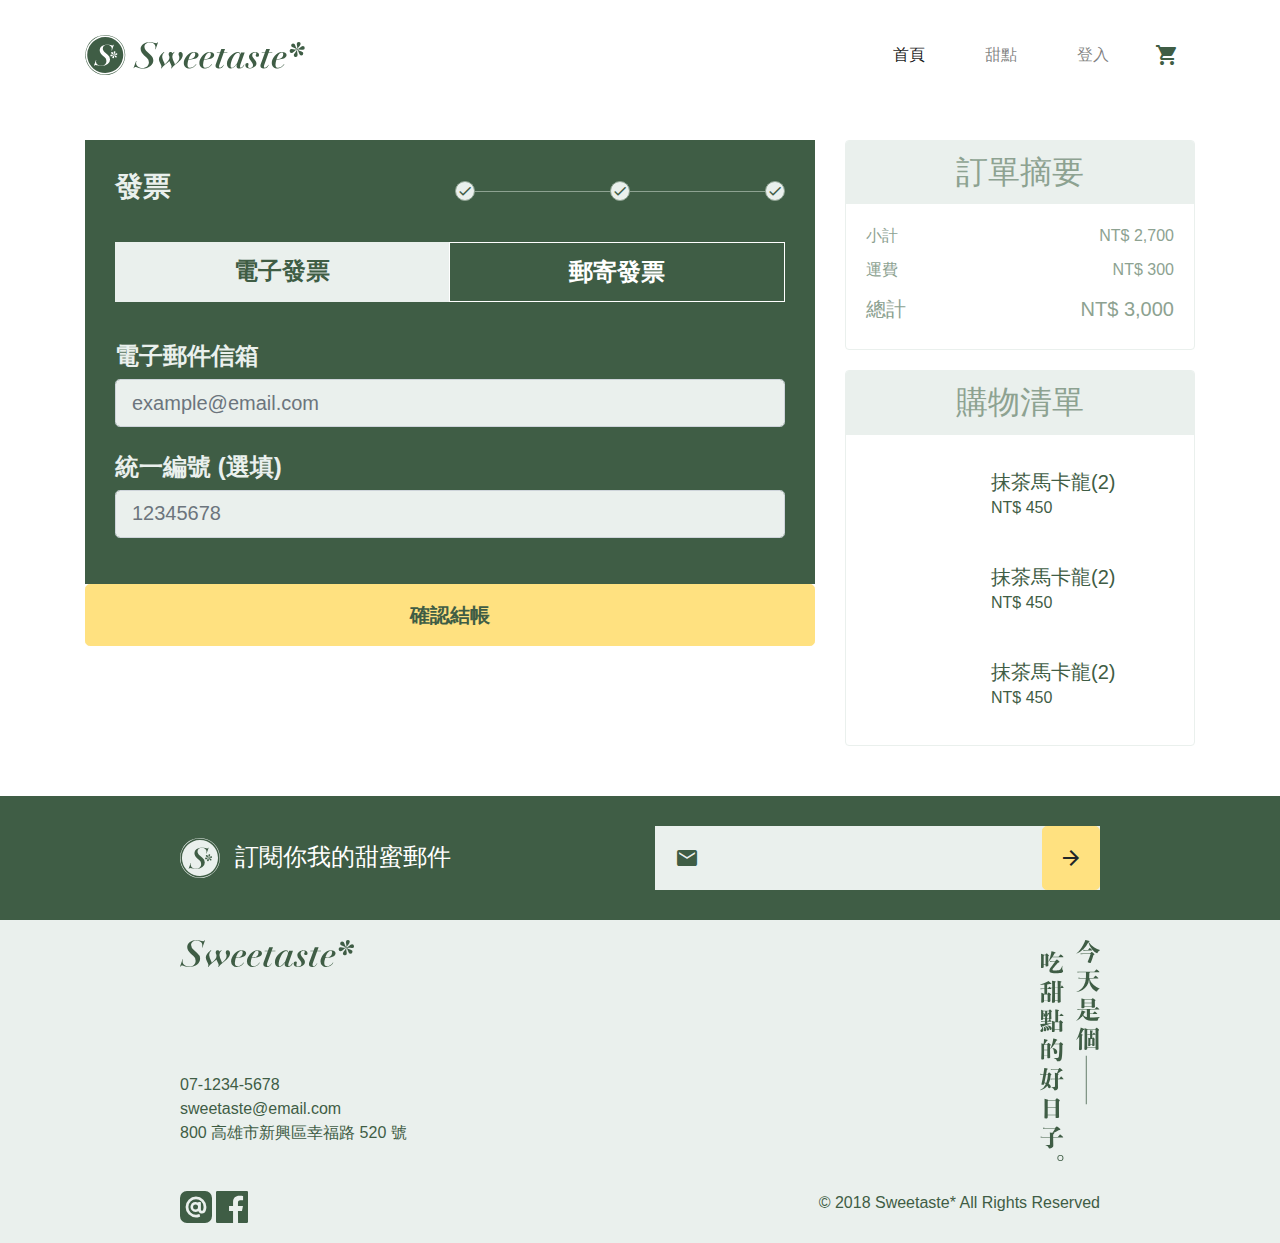
<file: checkout-3.html>
<!DOCTYPE html>
<html lang="en">

<head>
    <meta charset="UTF-8">
    <meta name="viewport" content="width=device-width, initial-scale=1.0">
    <title>六角甜點-購物車</title>
    <link href="https://fonts.googleapis.com/icon?family=Material+Icons" rel="stylesheet">
    <link rel="stylesheet" href="css/all.css">
</head>

<body>
    <nav class="navbar navbar-expand-lg navbar-light">
        <div class="container">
            <button class="navbar-toggler d-md-none d-flex align-items-center" type="button" data-toggle="collapse"
                data-target="#navbarSupportedContent" aria-controls="navbarSupportedContent" aria-expanded="false"
                aria-label="Toggle navigation">
                <i class="material-icons">
                    menu
                </i>
            </button>
            <a class="navbar-brand" href="index.html">
                <img src="images/logo-all-dark.svg" width="220" height="40" alt="" class="d-none d-md-inline-block">
                <img src="images/logotype-sm-dark.svg" width="114" height="18" alt="" class="d-inline-block d-md-none">
            </a>

            <a class="nav-link d-flex align-items-center order-md-1" href="carts.html"><i class="material-icons">
                    shopping_cart
                </i>
            </a>
            <div class="collapse navbar-collapse" id="navbarSupportedContent">
                <ul class="navbar-nav ml-auto">
                    <li class="nav-item active">
                        <a class="nav-link" href="index.html">首頁 <span class="sr-only">(current)</span></a>
                    </li>
                    <li class="nav-item">
                        <a class="nav-link" href="product.html">甜點</a>
                    </li>
                    <li class="nav-item">
                        <a class="nav-link" href="login.html">登入</a>
                    </li>
                </ul>
            </div>
        </div>
    </nav>

    <section class="container my-md-5">
        <div class="row carts">
            <div class="col-lg-8">
                <div class="negative-row-margin mx-lg-0">
                    <div class="bg-primary p-5 text-primary-lighter">
                        <div class="form-row mb-5">
                            <div class="col-3 col-md-6">
                                <div class="text-primary-lighter h3 font-weight-bold">發票</div>
                            </div>
                            <div class="col-9 col-md-6 d-flex align-items-center justify-content-end">
                                <!-- <nav aria-label="breadcrumb">
                                    <ol class="breadcrumb">
                                        <li class="breadcrumb-item text-primary font-weight-bold">步驟1</li>
                                        <li class="breadcrumb-item text-primary font-weight-bold">步驟2</li>
                                        <li class="breadcrumb-item text-primary font-weight-bold">步驟3</li>
                                    </ol>
                                </nav> -->
                                <div class="process-steps w-100">
                                    <div class="step-circle material-icons completed">
                                        done
                                    </div>
                                    <div class="step-circle material-icons completed">
                                        done
                                    </div>
                                    <div class="step-circle material-icons completed">
                                        done
                                    </div>
                                </div>
                            </div>
                        </div>

                        <nav class="nav nav-pills nav-fill nav-dark mb-5">
                            <a class="font-weight-bold nav-item nav-link mb-0 py-3 h4 bg-primary-lighter rounded-0"
                                href="#">電子發票</a>
                            <a class="font-weight-bold nav-item nav-link mb-0 py-3 h4 active rounded-0 border border-white"
                                href="#">郵寄發票</a>
                        </nav>
                        <!-- <div class="form-row"> -->
                        <label for="lastname" class="h4 font-weight-bold mt-2">電子郵件信箱</label>
                        <div class="form-group">
                            <input type="text" placeholder="example@email.com"
                                class="form-control form-control-lg bg-primary-lighter">
                        </div>
                        <!-- </div> -->

                        <!-- <div class="form-row"> -->
                        <label for="lastname" class="h4 font-weight-bold mt-2">統一編號 (選填)</label>
                        <div class="form-group">
                            <input type="text" placeholder="12345678"
                                class="form-control form-control-lg bg-primary-lighter">
                        </div>
                        <!-- </div> -->
                    </div>
                    <div class="negative-row-margin mx-lg-0">
                        <a href="checkoutDone.html" class="btn btn-accent btn-block btn-lg py-3 text-primary font-weight-bold">確認結帳</a>
                    </div>
                </div>

            </div>
            <div class="col-md-4 d-none d-lg-block">
                <div class="card border-primary-lighter mb-4">
                    <div
                        class="h2 card-header text-primary-light text-center bg-primary-lighter border-primary-lighter">
                        訂單摘要</div>
                    <div class="card-body text-primary-light">
                        <div class="d-flex justify-content-between mb-2">
                            <span>小計</span>
                            <span>NT$ 2,700</span>
                        </div>
                        <div class="d-flex justify-content-between mb-3">
                            <span>運費</span>
                            <span>NT$ 300</span>
                        </div>
                        <div class="d-flex justify-content-between">
                            <span class="h5">總計</span>
                            <span class="h5">NT$ 3,000</span>
                        </div>
                    </div>
                </div>

                <div class="card border-primary-lighter mb-4">
                    <div
                        class="h2 card-header text-primary-light text-center bg-primary-lighter border-primary-lighter">
                        購物清單
                    </div>
                    <div class="card-body carts">
                        <div class="d-flex">
                            <div class="carts__image carts__image--sm mr-3"
                                style="background-image: url(https://images.unsplash.com/photo-1497052254059-f3e0bf1a5133?ixlib=rb-0.3.5&ixid=eyJhcHBfaWQiOjEyMDd9&s=ce7267675921fc7e41b5610f49750a40&auto=format&fit=crop&w=685&q=80)">
                            </div>
                            <div class="d-flex align-items-center">
                                <div class="flex-fill mr-md-4">
                                    <span class="h5">抹茶馬卡龍(2)</span><br>
                                    <span>NT$ 450</span>
                                </div>
                            </div>
                        </div>

                        <div class="d-flex mt-3">
                            <div class="carts__image carts__image--sm mr-3"
                                style="background-image: url(https://images.unsplash.com/photo-1497052254059-f3e0bf1a5133?ixlib=rb-0.3.5&ixid=eyJhcHBfaWQiOjEyMDd9&s=ce7267675921fc7e41b5610f49750a40&auto=format&fit=crop&w=685&q=80)">
                            </div>
                            <div class="d-flex align-items-center">
                                <div class="flex-fill mr-md-4">
                                    <span class="h5">抹茶馬卡龍(2)</span><br>
                                    <span>NT$ 450</span>
                                </div>
                            </div>
                        </div>
                        <div class="d-flex mt-3">
                            <div class="carts__image carts__image--sm mr-3"
                                style="background-image: url(https://images.unsplash.com/photo-1497052254059-f3e0bf1a5133?ixlib=rb-0.3.5&ixid=eyJhcHBfaWQiOjEyMDd9&s=ce7267675921fc7e41b5610f49750a40&auto=format&fit=crop&w=685&q=80)">
                            </div>
                            <div class="d-flex align-items-center">
                                <div class="flex-fill mr-md-4">
                                    <span class="h5">抹茶馬卡龍(2)</span><br>
                                    <span>NT$ 450</span>
                                </div>
                            </div>
                        </div>
                    </div>
                </div>
            </div>
        </div>

    </section>
    <section class="py-5 bg-primary">
        <div class="container">
            <div class="row justify-content-center">
                <div
                    class="col-md-5 d-flex align-items-center justify-content-center justify-content-md-start mb-4 mb-md-0">
                    <img src="images/logo-light.svg" width="40" height="40" alt="">
                    <span class="mx-3 text-white h4 mb-0">訂閱你我的甜蜜郵件</span>
                </div>
                <div class="col-md-5">
                    <div class="formRectangle formRectangle__icon d-flex justify-content-between">
                        <span class="material-icons formRectangle__icon--position">
                            email
                        </span>
                        <input type="email" id="subscription" class="formRectangle__input w-100">
                        <button class="btn btn-accent btn-lg d-flex align-items-center">
                            <i class="material-icons">
                                arrow_forward
                            </i>
                        </button>
                    </div>
                </div>
            </div>
        </div>
    </section>
    <footer class="bg-primary-lighter py-4">
        <div class="container">
            <div class="row justify-content-center">
                <div class="col-md-5 d-flex flex-column justify-content-between">
                    <div>
                        <img src="images/logotype-sm-dark.svg" height="27" alt="">
                    </div>
                    <ul class="list-unstyled mt-5">
                        <li>07-1234-5678</li>
                        <li><a href="mailto:sweetaste@email.com">sweetaste@email.com</a></li>
                        <li>800 高雄市新興區幸福路 520 號</li>
                    </ul>
                </div>
                <div class="col-md-5 text-right d-none d-md-block">
                    <img src="images/sm-今天是個吃甜點的好日子.svg" width="60" alt="">
                </div>
            </div>
            <div class="row justify-content-center mt-4">
                <div class="col-md-5 mt-2">
                    <img src="images/ic-line@.svg" height="32" width="32" alt="">
                    <img src="images/ic-facebook.svg" height="32" width="32" alt="">
                </div>
                <div class="col-md-5 text-md-right mt-2">
                    <span>© 2018 Sweetaste* All Rights Reserved</span>
                </div>
            </div>
        </div>
    </footer>
    <script src="https://code.jquery.com/jquery-3.5.1.slim.min.js"
        integrity="sha384-DfXdz2htPH0lsSSs5nCTpuj/zy4C+OGpamoFVy38MVBnE+IbbVYUew+OrCXaRkfj"
        crossorigin="anonymous"></script>
    <script src="https://cdn.jsdelivr.net/npm/bootstrap@4.5.3/dist/js/bootstrap.bundle.min.js"
        integrity="sha384-ho+j7jyWK8fNQe+A12Hb8AhRq26LrZ/JpcUGGOn+Y7RsweNrtN/tE3MoK7ZeZDyx"
        crossorigin="anonymous"></script>
</body>

</html>
</file>
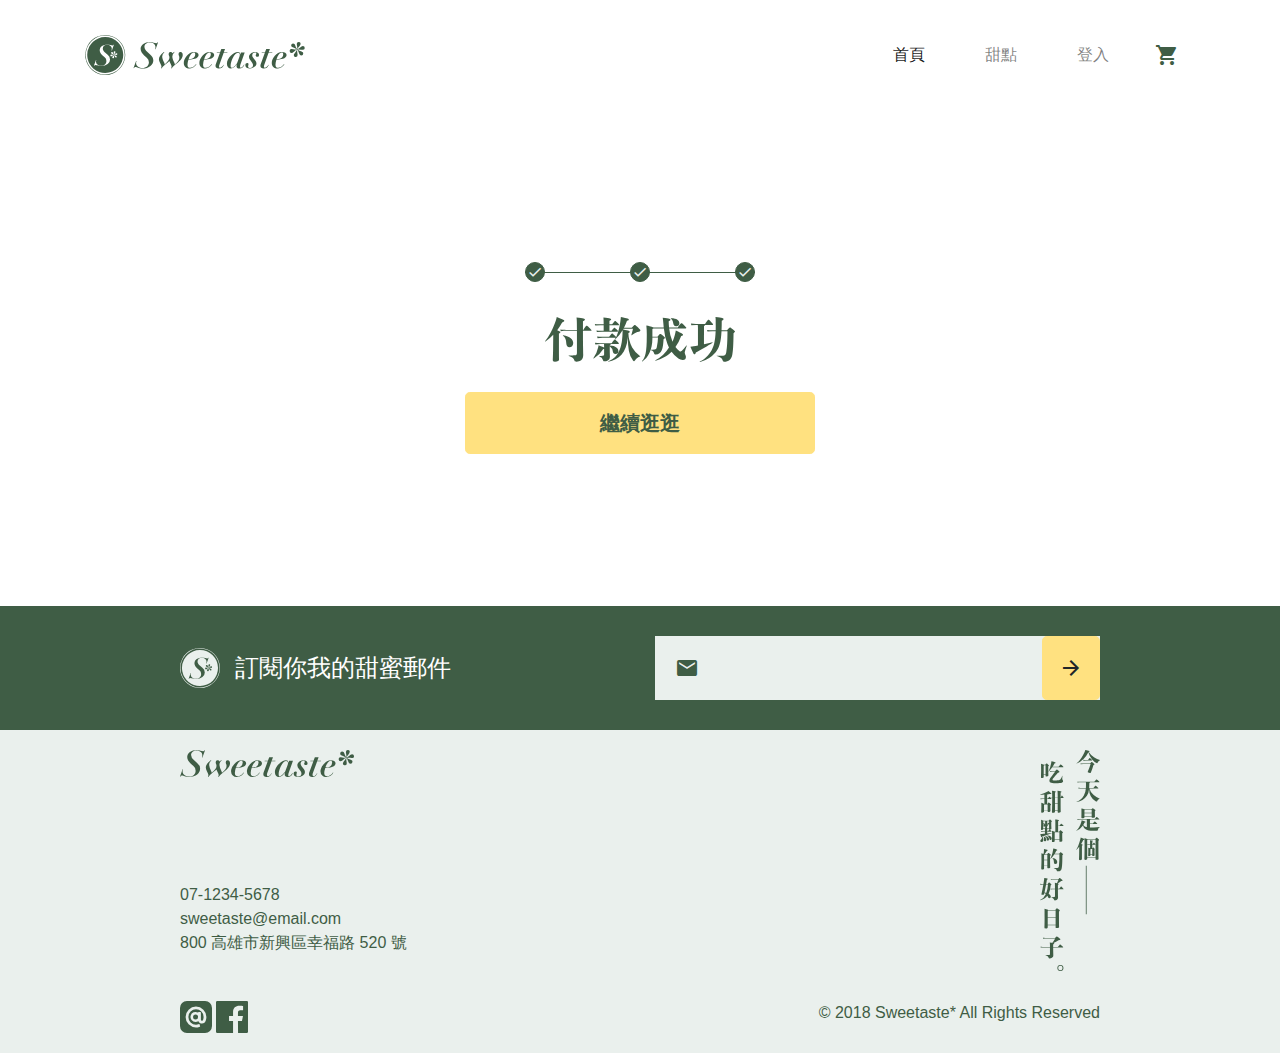
<file: checkoutDone.html>
<!DOCTYPE html>
<html lang="en">

<head>
    <meta charset="UTF-8">
    <meta name="viewport" content="width=device-width, initial-scale=1.0">
    <title>六角甜點-購物車</title>
    <link href="https://fonts.googleapis.com/icon?family=Material+Icons" rel="stylesheet">
    <link rel="stylesheet" href="css/all.css">
</head>

<body>
    <nav class="navbar navbar-expand-lg navbar-light">
        <div class="container">
            <button class="navbar-toggler d-md-none d-flex align-items-center" type="button" data-toggle="collapse"
                data-target="#navbarSupportedContent" aria-controls="navbarSupportedContent" aria-expanded="false"
                aria-label="Toggle navigation">
                <i class="material-icons">
                    menu
                </i>
            </button>
            <a class="navbar-brand" href="index.html">
                <img src="images/logo-all-dark.svg" width="220" height="40" alt="" class="d-none d-md-inline-block">
                <img src="images/logotype-sm-dark.svg" width="114" height="18" alt="" class="d-inline-block d-md-none">
            </a>

            <a class="nav-link d-flex align-items-center order-md-1" href="carts.html"><i class="material-icons">
                    shopping_cart
                </i>
            </a>
            <div class="collapse navbar-collapse" id="navbarSupportedContent">
                <ul class="navbar-nav ml-auto">
                    <li class="nav-item active">
                        <a class="nav-link" href="index.html">首頁 <span class="sr-only">(current)</span></a>
                    </li>
                    <li class="nav-item">
                        <a class="nav-link" href="product.html">甜點</a>
                    </li>
                    <li class="nav-item">
                        <a class="nav-link" href="login.html">登入</a>
                    </li>
                </ul>
            </div>
        </div>
    </nav>
    <div class="container">
        <div class="header-main-image bg-cover row justify-content-center align-items-center"
            style="min-height: 496px;background-image: url(https://images.unsplash.com/photo-1505935428862-770b6f24f629?ixlib=rb-0.3.5&ixid=eyJhcHBfaWQiOjEyMDd9&s=2c5a2cf31c693f5c15fb08135bf1adf2&auto=format&fit=crop&w=1347&q=80)">
            <div class="col-md-4">
                <div class="process-steps process-steps-dark mb-5 mx-6">
                    <div class="step-circle completed material-icons">
                        done
                    </div>
                    <div class="step-circle completed material-icons">
                        done
                    </div>
                    <div class="step-circle completed material-icons">
                        done
                    </div>
                </div>
                <h1 class="text-center mb-5">
                    <img src="images/lg-付款成功.svg" width="190" alt="">
                </h1>
                <a href="product.html" class="font-weight-bold btn btn-accent btn-block btn-lg py-3 text-primary d-none d-md-block">
                    繼續逛逛
                </a>
            </div>
            
        </div>
    </div>
    <a href="product.html" class="font-weight-bold btn btn-accent btn-block btn-lg py-3 text-primary d-md-none">
        繼續逛逛
    </a>

    <section class="py-5 bg-primary">
        <div class="container">
            <div class="row justify-content-center">
                <div
                    class="col-md-5 d-flex align-items-center justify-content-center justify-content-md-start mb-4 mb-md-0">
                    <img src="images/logo-light.svg" width="40" height="40" alt="">
                    <span class="mx-3 text-white h4 mb-0">訂閱你我的甜蜜郵件</span>
                </div>
                <div class="col-md-5">
                    <div class="formRectangle formRectangle__icon d-flex justify-content-between">
                        <span class="material-icons formRectangle__icon--position">
                            email
                        </span>
                        <input type="email" id="subscription" class="formRectangle__input w-100">
                        <button class="btn btn-accent btn-lg d-flex align-items-center">
                            <i class="material-icons">
                                arrow_forward
                            </i>
                        </button>
                    </div>
                </div>
            </div>
        </div>
    </section>
    <footer class="bg-primary-lighter py-4">
        <div class="container">
            <div class="row justify-content-center">
                <div class="col-md-5 d-flex flex-column justify-content-between">
                    <div>
                        <img src="images/logotype-sm-dark.svg" height="27" alt="">
                    </div>
                    <ul class="list-unstyled mt-5">
                        <li>07-1234-5678</li>
                        <li><a href="mailto:sweetaste@email.com">sweetaste@email.com</a></li>
                        <li>800 高雄市新興區幸福路 520 號</li>
                    </ul>
                </div>
                <div class="col-md-5 text-right d-none d-md-block">
                    <img src="images/sm-今天是個吃甜點的好日子.svg" width="60" alt="">
                </div>
            </div>
            <div class="row justify-content-center mt-4">
                <div class="col-md-5 mt-2">
                    <img src="images/ic-line@.svg" height="32" width="32" alt="">
                    <img src="images/ic-facebook.svg" height="32" width="32" alt="">
                </div>
                <div class="col-md-5 text-md-right mt-2">
                    <span>© 2018 Sweetaste* All Rights Reserved</span>
                </div>
            </div>
        </div>
    </footer>
    <script src="https://code.jquery.com/jquery-3.5.1.slim.min.js"
        integrity="sha384-DfXdz2htPH0lsSSs5nCTpuj/zy4C+OGpamoFVy38MVBnE+IbbVYUew+OrCXaRkfj"
        crossorigin="anonymous"></script>
    <script src="https://cdn.jsdelivr.net/npm/bootstrap@4.5.3/dist/js/bootstrap.bundle.min.js"
        integrity="sha384-ho+j7jyWK8fNQe+A12Hb8AhRq26LrZ/JpcUGGOn+Y7RsweNrtN/tE3MoK7ZeZDyx"
        crossorigin="anonymous"></script>
</body>

</html>
</file>
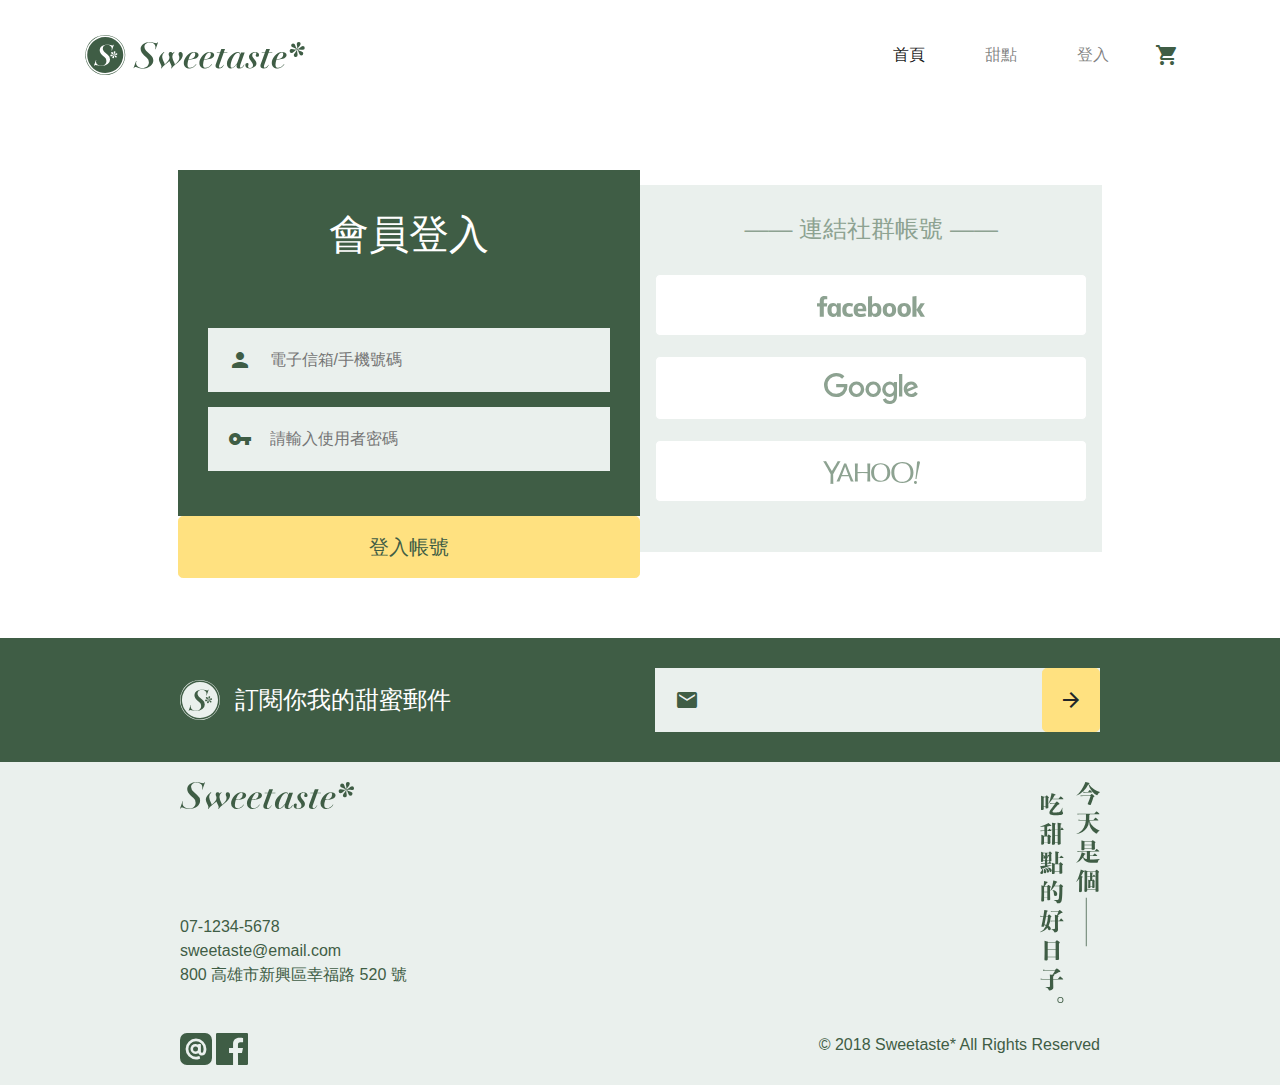
<file: login.html>
<!DOCTYPE html>
<html lang="en">

<head>
    <meta charset="UTF-8">
    <meta name="viewport" content="width=device-width, initial-scale=1.0">
    <title>六角甜點-登入</title>
    <link href="https://fonts.googleapis.com/icon?family=Material+Icons" rel="stylesheet">
    <link rel="stylesheet" href="css/all.css">
</head>

<body>
    <nav class="navbar navbar-expand-lg navbar-light">
        <div class="container">
            <button class="navbar-toggler d-md-none d-flex align-items-center" type="button" data-toggle="collapse"
                data-target="#navbarSupportedContent" aria-controls="navbarSupportedContent" aria-expanded="false"
                aria-label="Toggle navigation">
                <i class="material-icons">
                    menu
                </i>
            </button>
            <a class="navbar-brand" href="index.html">
                <img src="images/logo-all-dark.svg" width="220" height="40" alt="" class="d-none d-md-inline-block">
                <img src="images/logotype-sm-dark.svg" width="114" height="18" alt="" class="d-inline-block d-md-none">
            </a>

            <a class="nav-link d-flex align-items-center order-md-1" href="carts.html"><i class="material-icons">
                    shopping_cart
                </i>
            </a>
            <div class="collapse navbar-collapse" id="navbarSupportedContent">
                <ul class="navbar-nav ml-auto">
                    <li class="nav-item active">
                        <a class="nav-link" href="index.html">首頁 <span class="sr-only">(current)</span></a>
                    </li>
                    <li class="nav-item">
                        <a class="nav-link" href="product.html">甜點</a>
                    </li>

                    <li class="nav-item">
                        <a class="nav-link" href="login.html">登入</a>
                    </li>
                </ul>
            </div>
        </div>

    </nav>

    <section class="container px-0 px-md-3 my-md-6">
        <div class="row no-gutters justify-content-center">
            <div class="col-md-10">
                <div class="bg-primary p-5 d-md-none">
                    <div class="h1 my-2 text-center text-white">會員登入</div>
                </div>
                <div class="row no-gutters flex-row-reverse">
                    <div class="col-md-6 py-md-3">
                        <div class="bg-primary-lighter p-5">
                            <div class="h4 mb-5 text-center text-primary-light">—— 連結社群帳號 ——</div>
                            <div class="row no-gutter">
                                <div class="col-md-12 px-0 col-4 mb-md-4">
                                    <div class="btn btn-brand-light btn-lg btn-block py-3 h-100">
                                        <img src="images/ic-facebook-logotype.svg" class="img-fluid" width="108" alt="">
                                    </div>
                                </div>
                                <div class="col-md-12 px-0 col-4 mb-md-4">
                                    <div class="btn btn-brand-light btn-lg btn-block py-3 h-100">
                                        <img src="images/ic-google.svg" class="img-fluid" width="94" alt="">
                                    </div>
                                </div>
                                <div class="col-md-12 px-0 col-4 mb-md-4">
                                    <div class="btn btn-brand-light btn-lg btn-block py-3 h-100">
                                        <img src="images/ic-yahoo.svg" class="img-fluid" width="97" alt="">
                                    </div>
                                </div>
                            </div>
                        </div>
                    </div>
                    <div class="col-md-6">
                        <div class="bg-primary p-5 d-md-block d-none">
                            <div class="h1 my-2 text-center text-white">會員登入</div>
                        </div>
                        <div class="bg-primary p-5">
                            <div class="formRectangle formRectangle__icon d-flex justify-content-between mb-3">
                                <span class="material-icons formRectangle__icon--position">
                                    person
                                </span>
                                <input type="text" id="userName" placeholder="電子信箱/手機號碼"
                                    class="formRectangle__input w-100">
                            </div>
                            <div class="formRectangle formRectangle__icon d-flex justify-content-between mb-3">
                                <span class="material-icons formRectangle__icon--position">
                                    vpn_key
                                </span>
                                <input type="text" id="password" placeholder="請輸入使用者密碼"
                                    class="formRectangle__input w-100">
                            </div>
                        </div>
                        <div class="btn btn-accent btn-lg btn-block py-3 text-primary">
                            登入帳號
                        </div>
                    </div>

                </div>
            </div>
        </div>
    </section>
    <section class="py-5 bg-primary">
        <div class="container">
            <div class="row justify-content-center">
                <div
                    class="col-md-5 d-flex align-items-center justify-content-center justify-content-md-start mb-4 mb-md-0">
                    <img src="images/logo-light.svg" width="40" height="40" alt="">
                    <span class="mx-3 text-white h4 mb-0">訂閱你我的甜蜜郵件</span>
                </div>
                <div class="col-md-5">
                    <div class="formRectangle formRectangle__icon d-flex justify-content-between">
                        <span class="material-icons formRectangle__icon--position">
                            email
                        </span>
                        <input type="email" id="subscription" class="formRectangle__input w-100">
                        <button class="btn btn-accent btn-lg d-flex align-items-center">
                            <i class="material-icons">
                                arrow_forward
                            </i>
                        </button>
                    </div>
                </div>
            </div>
        </div>
    </section>
    <footer class="bg-primary-lighter py-4">
        <div class="container">
            <div class="row justify-content-center">
                <div class="col-md-5 d-flex flex-column justify-content-between">
                    <div>
                        <img src="images/logotype-sm-dark.svg" height="27" alt="">
                    </div>
                    <ul class="list-unstyled mt-5">
                        <li>07-1234-5678</li>
                        <li><a href="mailto:sweetaste@email.com">sweetaste@email.com</a></li>
                        <li>800 高雄市新興區幸福路 520 號</li>
                    </ul>
                </div>
                <div class="col-md-5 text-right d-none d-md-block">
                    <img src="images/sm-今天是個吃甜點的好日子.svg" width="60" alt="">
                </div>
            </div>
            <div class="row justify-content-center mt-4">
                <div class="col-md-5 mt-2">
                    <img src="images/ic-line@.svg" height="32" width="32" alt="">
                    <img src="images/ic-facebook.svg" height="32" width="32" alt="">
                </div>
                <div class="col-md-5 text-md-right mt-2">
                    <span>© 2018 Sweetaste* All Rights Reserved</span>
                </div>
            </div>
        </div>
    </footer>
    <script src="https://code.jquery.com/jquery-3.5.1.slim.min.js"
        integrity="sha384-DfXdz2htPH0lsSSs5nCTpuj/zy4C+OGpamoFVy38MVBnE+IbbVYUew+OrCXaRkfj"
        crossorigin="anonymous"></script>
    <script src="https://cdn.jsdelivr.net/npm/bootstrap@4.5.3/dist/js/bootstrap.bundle.min.js"
        integrity="sha384-ho+j7jyWK8fNQe+A12Hb8AhRq26LrZ/JpcUGGOn+Y7RsweNrtN/tE3MoK7ZeZDyx"
        crossorigin="anonymous"></script>
</body>

</html>
</file>
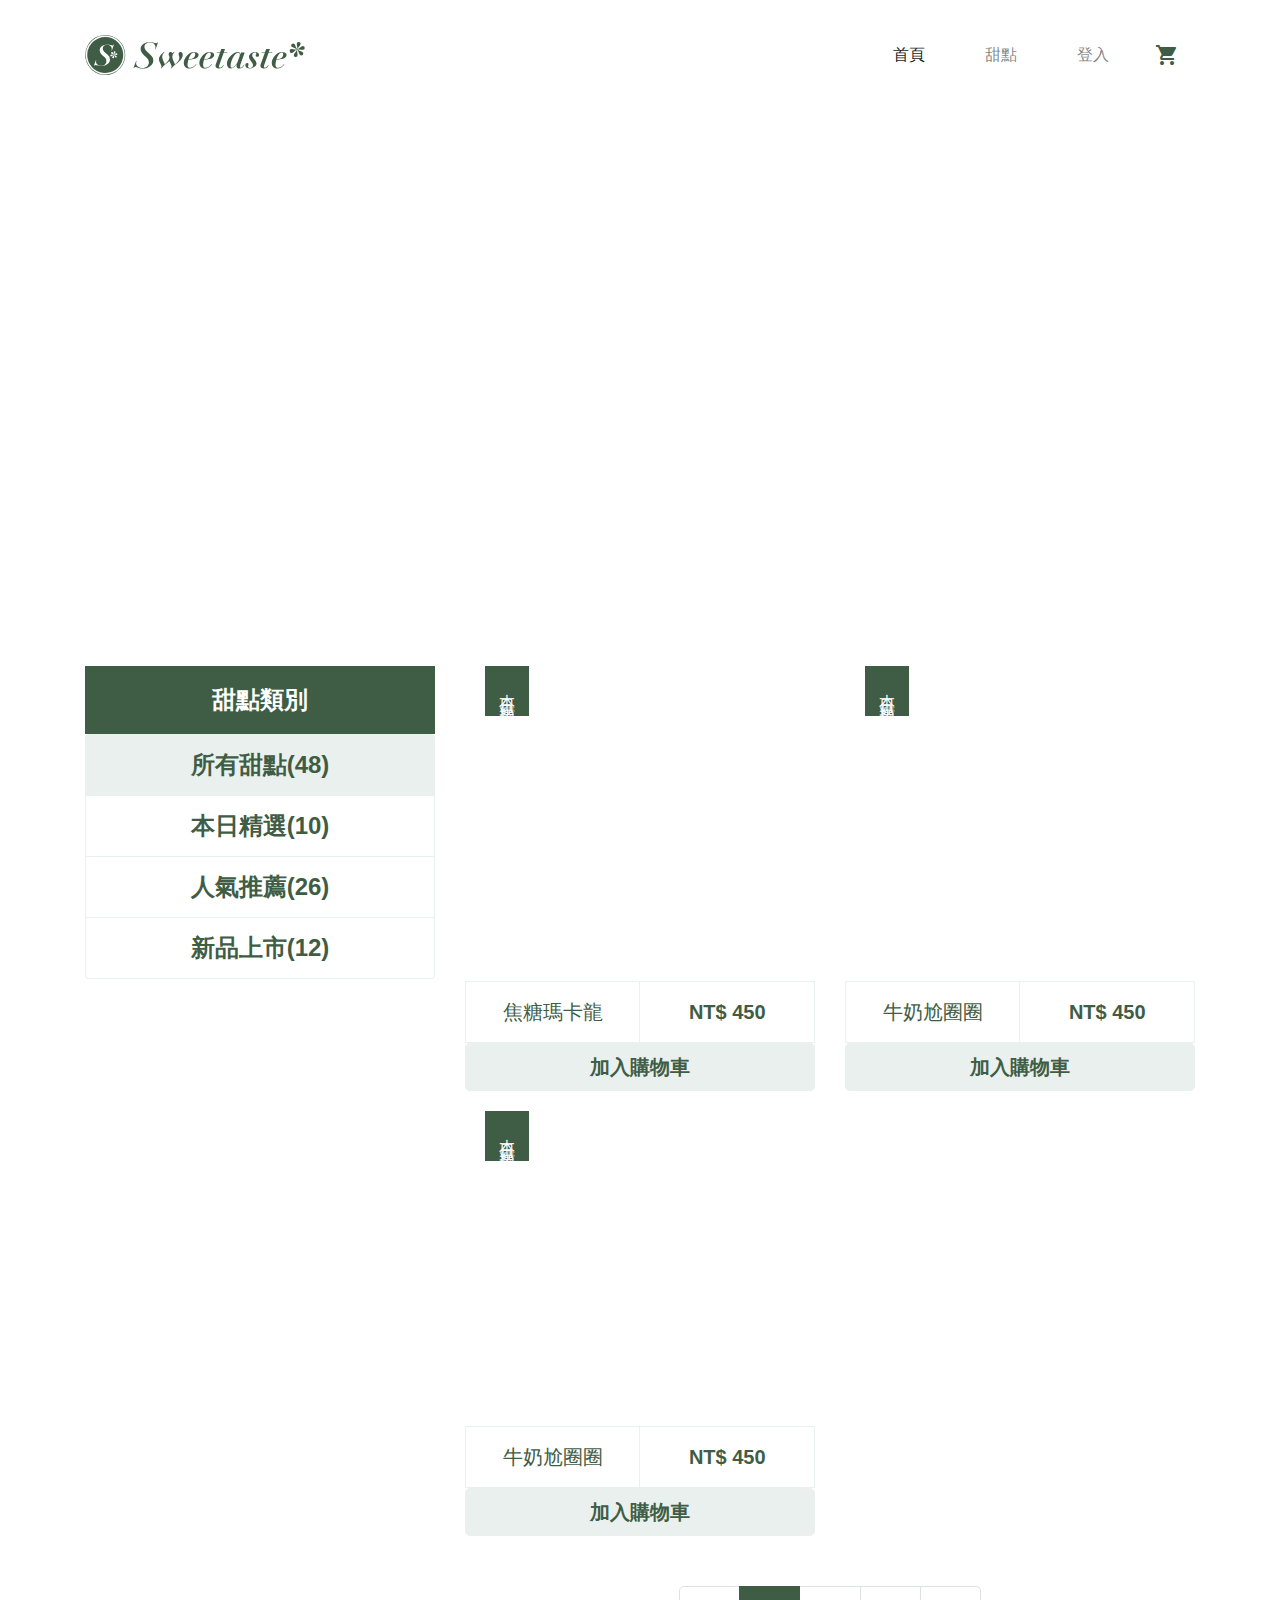
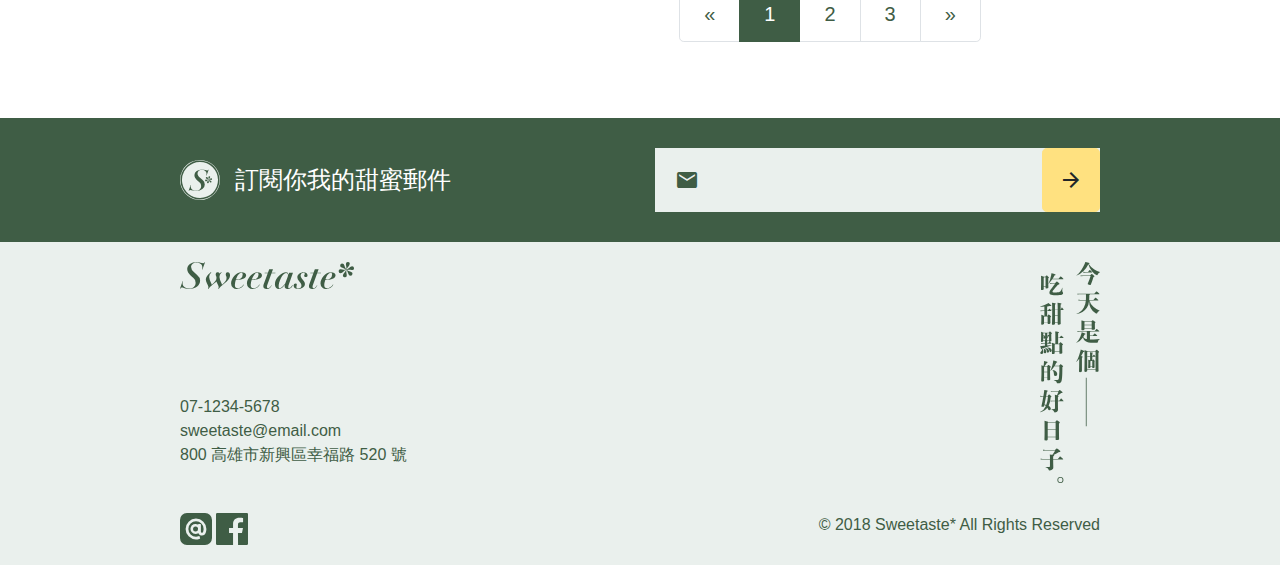
<file: product.html>
<!DOCTYPE html>
<html lang="en">

<head>
    <meta charset="UTF-8">
    <meta name="viewport" content="width=device-width, initial-scale=1.0">
    <title>六角甜點-產品列表</title>
    <link href="https://fonts.googleapis.com/icon?family=Material+Icons" rel="stylesheet">
    <link rel="stylesheet" href="css/all.css">
</head>

<body>
    <nav class="navbar navbar-expand-lg navbar-light">
        <div class="container">
            <button class="navbar-toggler d-md-none d-flex align-items-center" type="button" data-toggle="collapse"
                data-target="#navbarSupportedContent" aria-controls="navbarSupportedContent" aria-expanded="false"
                aria-label="Toggle navigation">
                <i class="material-icons">
                    menu
                </i>
            </button>
            <a class="navbar-brand" href="index.html">
                <img src="images/logo-all-dark.svg" width="220" height="40" alt="" class="d-none d-md-inline-block">
                <img src="images/logotype-sm-dark.svg" width="114" height="18" alt="" class="d-inline-block d-md-none">
            </a>

            <a class="nav-link d-flex align-items-center order-md-1" href="carts.html"><i class="material-icons">
                    shopping_cart
                </i>
            </a>
            <div class="collapse navbar-collapse" id="navbarSupportedContent">
                <ul class="navbar-nav ml-auto">
                    <li class="nav-item active">
                        <a class="nav-link" href="index.html">首頁 <span class="sr-only">(current)</span></a>
                    </li>
                    <li class="nav-item">
                        <a class="nav-link" href="product.html">甜點</a>
                    </li>

                    <li class="nav-item">
                        <a class="nav-link" href="login.html">登入</a>
                    </li>
                </ul>
            </div>
        </div>

    </nav>
    <div class="container px-0 px-md-3">
        <header class="header">
            <div class="header__image bg-cover"
                style="background-image: url(https://images.unsplash.com/photo-1512484457149-266d165a4eca?ixlib=rb-0.3.5&ixid=eyJhcHBfaWQiOjEyMDd9&s=786581a33fd6c9343735655439ce2e5a&auto=format&fit=crop&w=1380&q=80)">
            </div>
        </header>
    </div>
    <section class="container my-6">
        <div class="row">
            <div class="col-md-4 mb-5 listGroup">
                <div class="listGroup--title">
                    甜點類別
                </div>
                <ul class="list-group">
                    <li class="list-group-item listGroup__item listGroup__item--active">所有甜點(48)</li>
                    <li class="list-group-item listGroup__item">本日精選(10)</li>
                    <li class="list-group-item listGroup__item">人氣推薦(26)</li>
                    <li class="list-group-item listGroup__item">新品上市(12)</li>
                </ul>
            </div>
            <div class="col-md-8">
                <div class="row">
                    <div class="col-md-6">
                        <div class="itemCard mb-4">
                            <div class="itemCard__image"
                                style="background-image: url(https://images.unsplash.com/photo-1534073737927-85f1ebff1f5d?ixlib=rb-0.3.5&ixid=eyJhcHBfaWQiOjEyMDd9&s=1204e5551548223af82981f0025984ef&auto=format&fit=crop&w=634&q=80)">
                                <div class="itemCard__image__tag">本日精選</div>
                            </div>
                            <div class="itemCard__body d-flex text-center">
                                <div class="itemCard__body--name col">焦糖瑪卡龍</div>
                                <strong class="itemCard__body--price col">NT$ 450</strong>
                            </div>
                            <a href="#" class="btn-lg btn-primary-lighter btn btn-block font-weight-bold text-primary">
                                加入購物車
                            </a>
                        </div>
                    </div>
                    <div class="col-md-6">
                        <div class="itemCard mb-4">
                            <div class="itemCard__image"
                                style="background-image: url(https://images.unsplash.com/photo-1525059337994-6f2a1311b4d4?ixlib=rb-0.3.5&ixid=eyJhcHBfaWQiOjEyMDd9&s=7ce5bbf66bdb4ed3b6965f0b3618aa43&auto=format&fit=crop&w=654&q=80)">
                                <div class="itemCard__image__tag">本日精選</div>
                            </div>
                            <div class="itemCard__body d-flex text-center">
                                <div class="itemCard__body--name col">牛奶尬圈圈</div>
                                <strong class="itemCard__body--price col">NT$ 450</strong>
                            </div>
                            <a href="#" class="btn-lg btn-primary-lighter btn btn-block font-weight-bold text-primary">
                                加入購物車
                            </a>
                        </div>
                    </div>
                    <div class="col-md-6">
                        <div class="itemCard mb-4">
                            <div class="itemCard__image"
                                style="background-image: url(https://images.unsplash.com/photo-1490474504059-bf2db5ab2348?ixlib=rb-0.3.5&ixid=eyJhcHBfaWQiOjEyMDd9&s=0cad6d3de8adbdf6298d4ca5d094f8c6&auto=format&fit=crop&w=1350&q=80)">
                                <div class="itemCard__image__tag">本日精選</div>
                            </div>
                            <div class="itemCard__body d-flex text-center">
                                <div class="itemCard__body--name col">牛奶尬圈圈</div>
                                <strong class="itemCard__body--price col">NT$ 450</strong>
                            </div>
                            <a href="#" class="btn-lg btn-primary-lighter btn btn-block font-weight-bold text-primary">
                                加入購物車
                            </a>
                        </div>
                    </div>

                </div>
                <nav class="mt-5" aria-label="Page navigation example">
                    <ul class="pagination justify-content-center pagination-lg">
                        <li class="page-item">
                            <a class="page-link" href="#" aria-label="Previous">
                                <span aria-hidden="true">&laquo;</span>
                                <span class="sr-only">Previous</span>
                            </a>
                        </li>
                        <li class="page-item active"><a class="page-link" href="#">1</a></li>
                        <li class="page-item"><a class="page-link" href="#">2</a></li>
                        <li class="page-item"><a class="page-link" href="#">3</a></li>
                        <li class="page-item">
                            <a class="page-link" href="#" aria-label="Next">
                                <span aria-hidden="true">&raquo;</span>
                                <span class="sr-only">Next</span>
                            </a>
                        </li>
                    </ul>
                </nav>
            </div>
        </div>
    </section>
    <section class="py-5 bg-primary">
        <div class="container">
            <div class="row justify-content-center">
                <div
                    class="col-md-5 d-flex align-items-center justify-content-center justify-content-md-start mb-4 mb-md-0">
                    <img src="images/logo-light.svg" width="40" height="40" alt="">
                    <span class="mx-3 text-white h4 mb-0">訂閱你我的甜蜜郵件</span>
                </div>
                <div class="col-md-5">
                    <div class="formRectangle formRectangle__icon d-flex justify-content-between">
                        <span class="material-icons formRectangle__icon--position">
                            email
                        </span>
                        <input type="email" id="subscription" class="formRectangle__input w-100">
                        <button class="btn btn-accent btn-lg d-flex align-items-center">
                            <i class="material-icons">
                                arrow_forward
                            </i>
                        </button>
                    </div>
                </div>
            </div>
        </div>
    </section>
    <footer class="bg-primary-lighter py-4">
        <div class="container">
            <div class="row justify-content-center">
                <div class="col-md-5 d-flex flex-column justify-content-between">
                    <div>
                        <img src="images/logotype-sm-dark.svg" height="27" alt="">
                    </div>
                    <ul class="list-unstyled mt-5">
                        <li>07-1234-5678</li>
                        <li><a href="mailto:sweetaste@email.com">sweetaste@email.com</a></li>
                        <li>800 高雄市新興區幸福路 520 號</li>
                    </ul>
                </div>
                <div class="col-md-5 text-right d-none d-md-block">
                    <img src="images/sm-今天是個吃甜點的好日子.svg" width="60" alt="">
                </div>
            </div>
            <div class="row justify-content-center mt-4">
                <div class="col-md-5 mt-2">
                    <img src="images/ic-line@.svg" height="32" width="32" alt="">
                    <img src="images/ic-facebook.svg" height="32" width="32" alt="">
                </div>
                <div class="col-md-5 text-md-right mt-2">
                    <span>© 2018 Sweetaste* All Rights Reserved</span>
                </div>
            </div>
        </div>
    </footer>
    <script src="https://code.jquery.com/jquery-3.5.1.slim.min.js"
        integrity="sha384-DfXdz2htPH0lsSSs5nCTpuj/zy4C+OGpamoFVy38MVBnE+IbbVYUew+OrCXaRkfj"
        crossorigin="anonymous"></script>
    <script src="https://cdn.jsdelivr.net/npm/bootstrap@4.5.3/dist/js/bootstrap.bundle.min.js"
        integrity="sha384-ho+j7jyWK8fNQe+A12Hb8AhRq26LrZ/JpcUGGOn+Y7RsweNrtN/tE3MoK7ZeZDyx"
        crossorigin="anonymous"></script>
</body>

</html>
</file>
